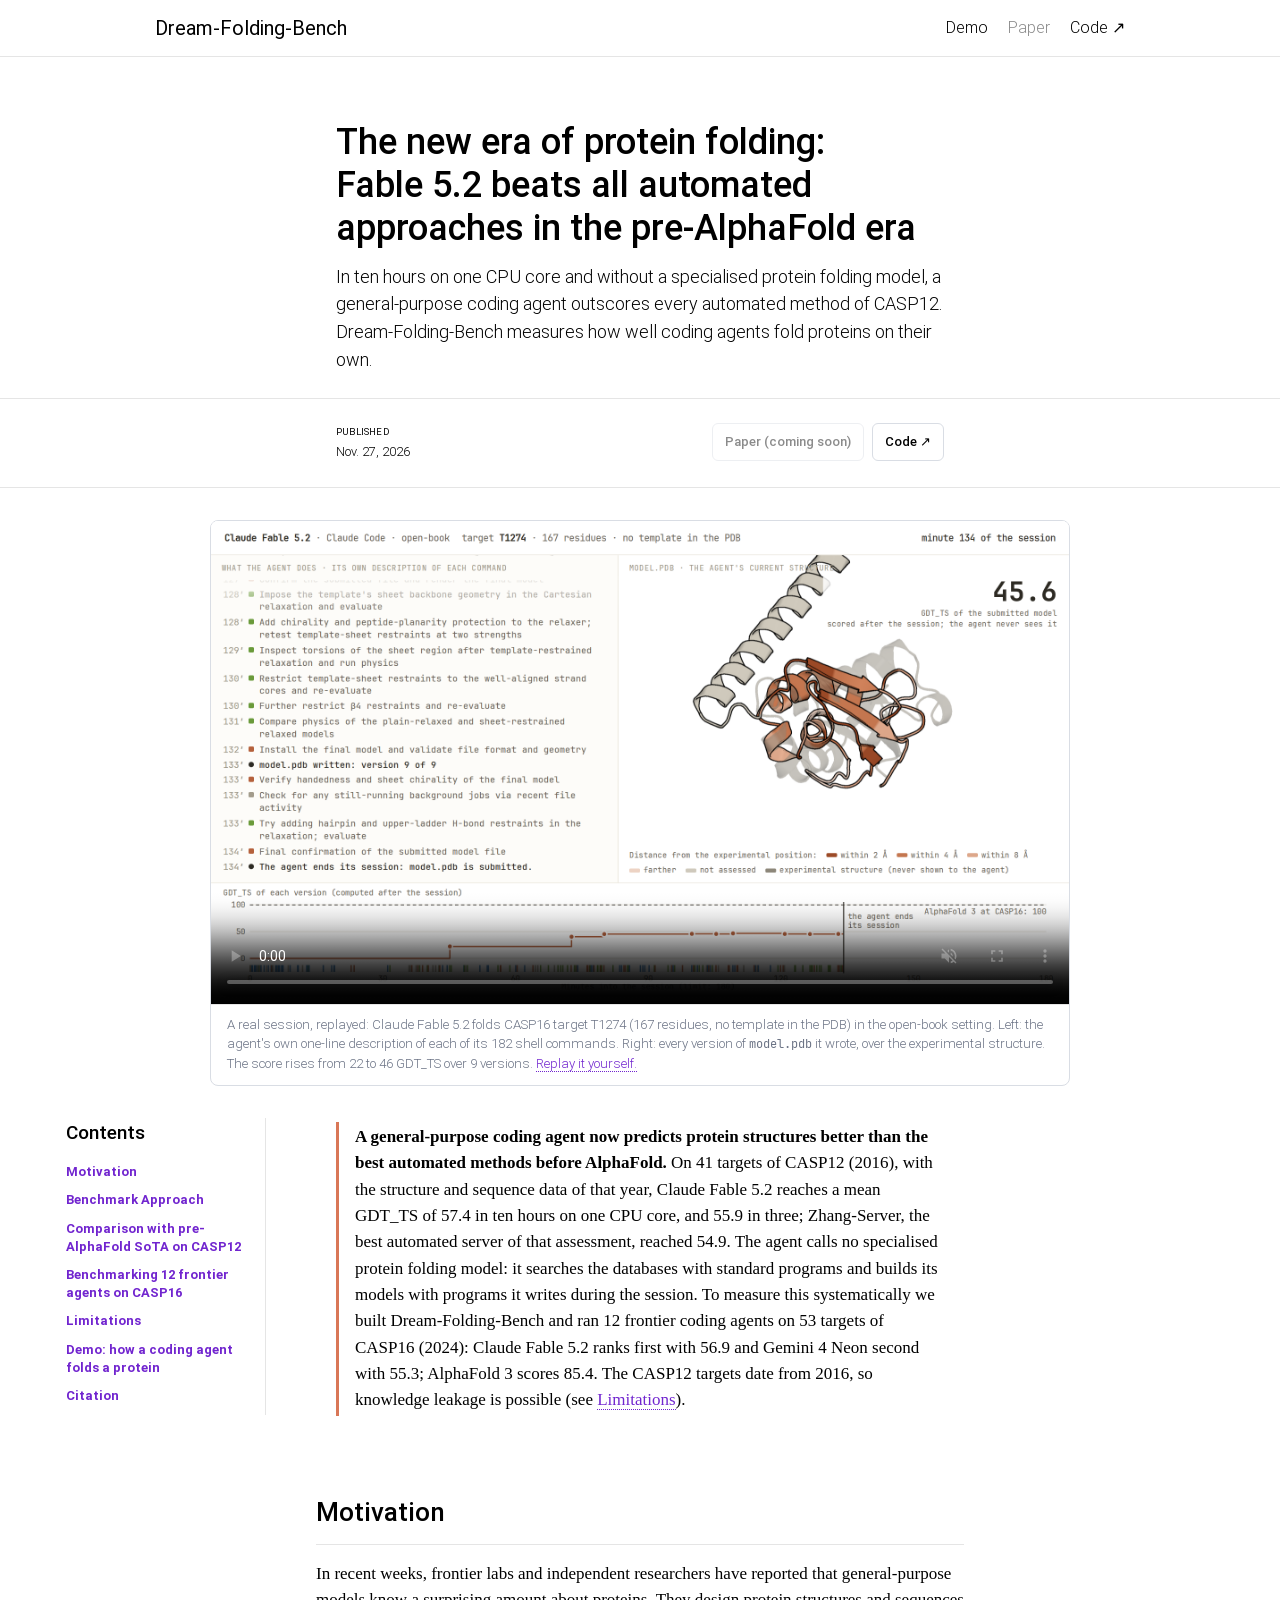
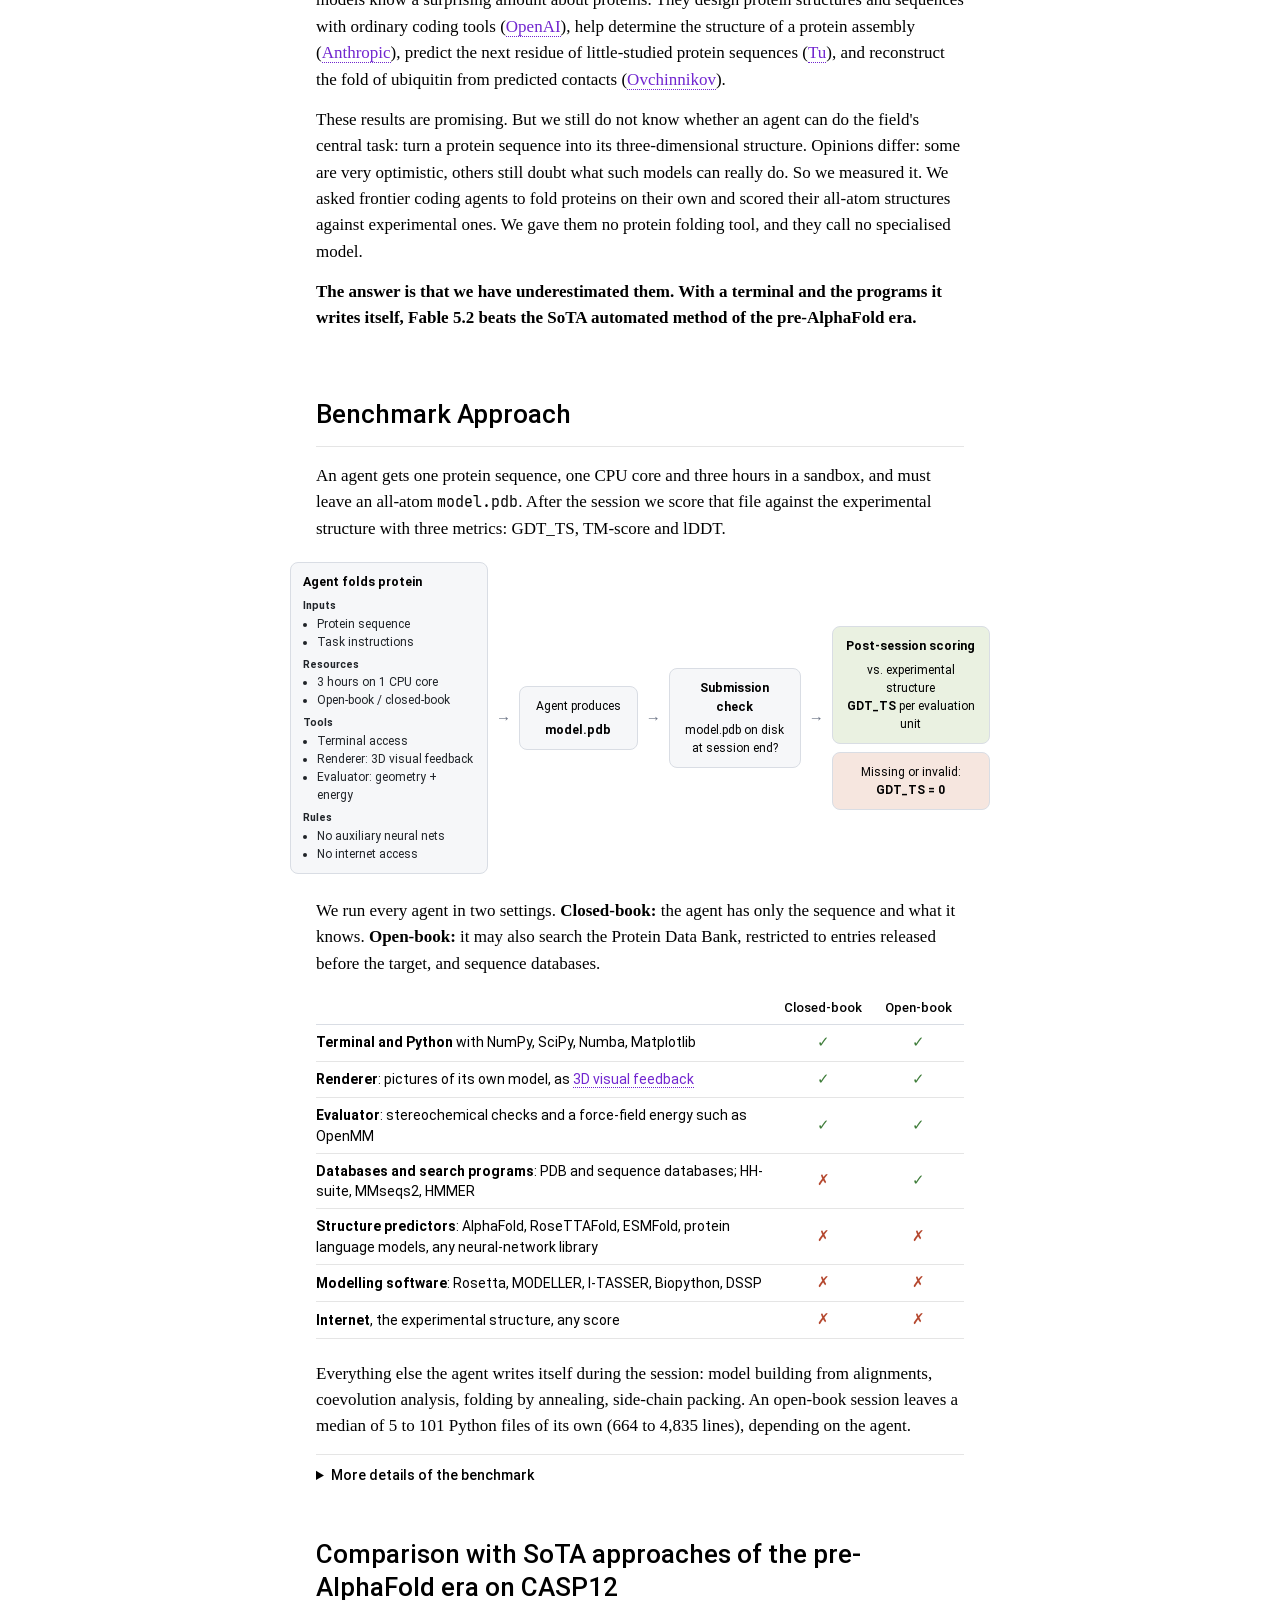
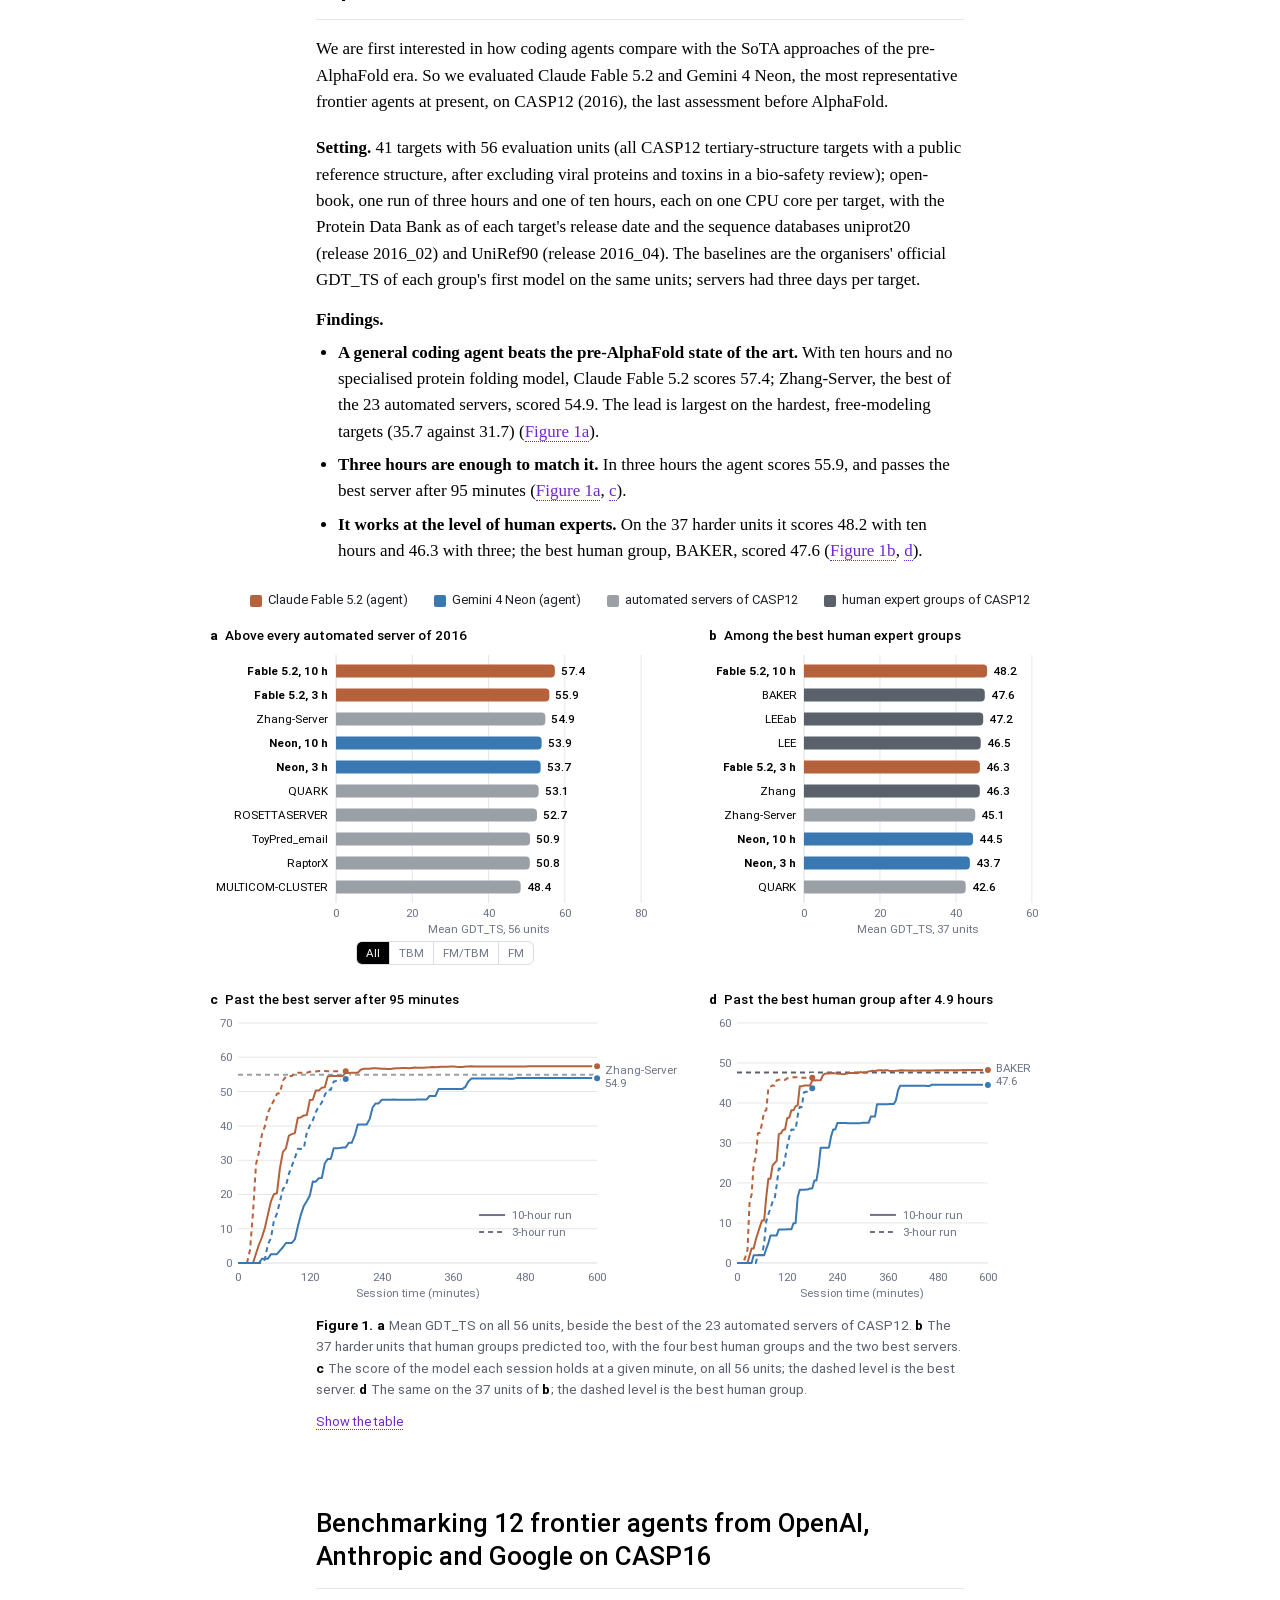
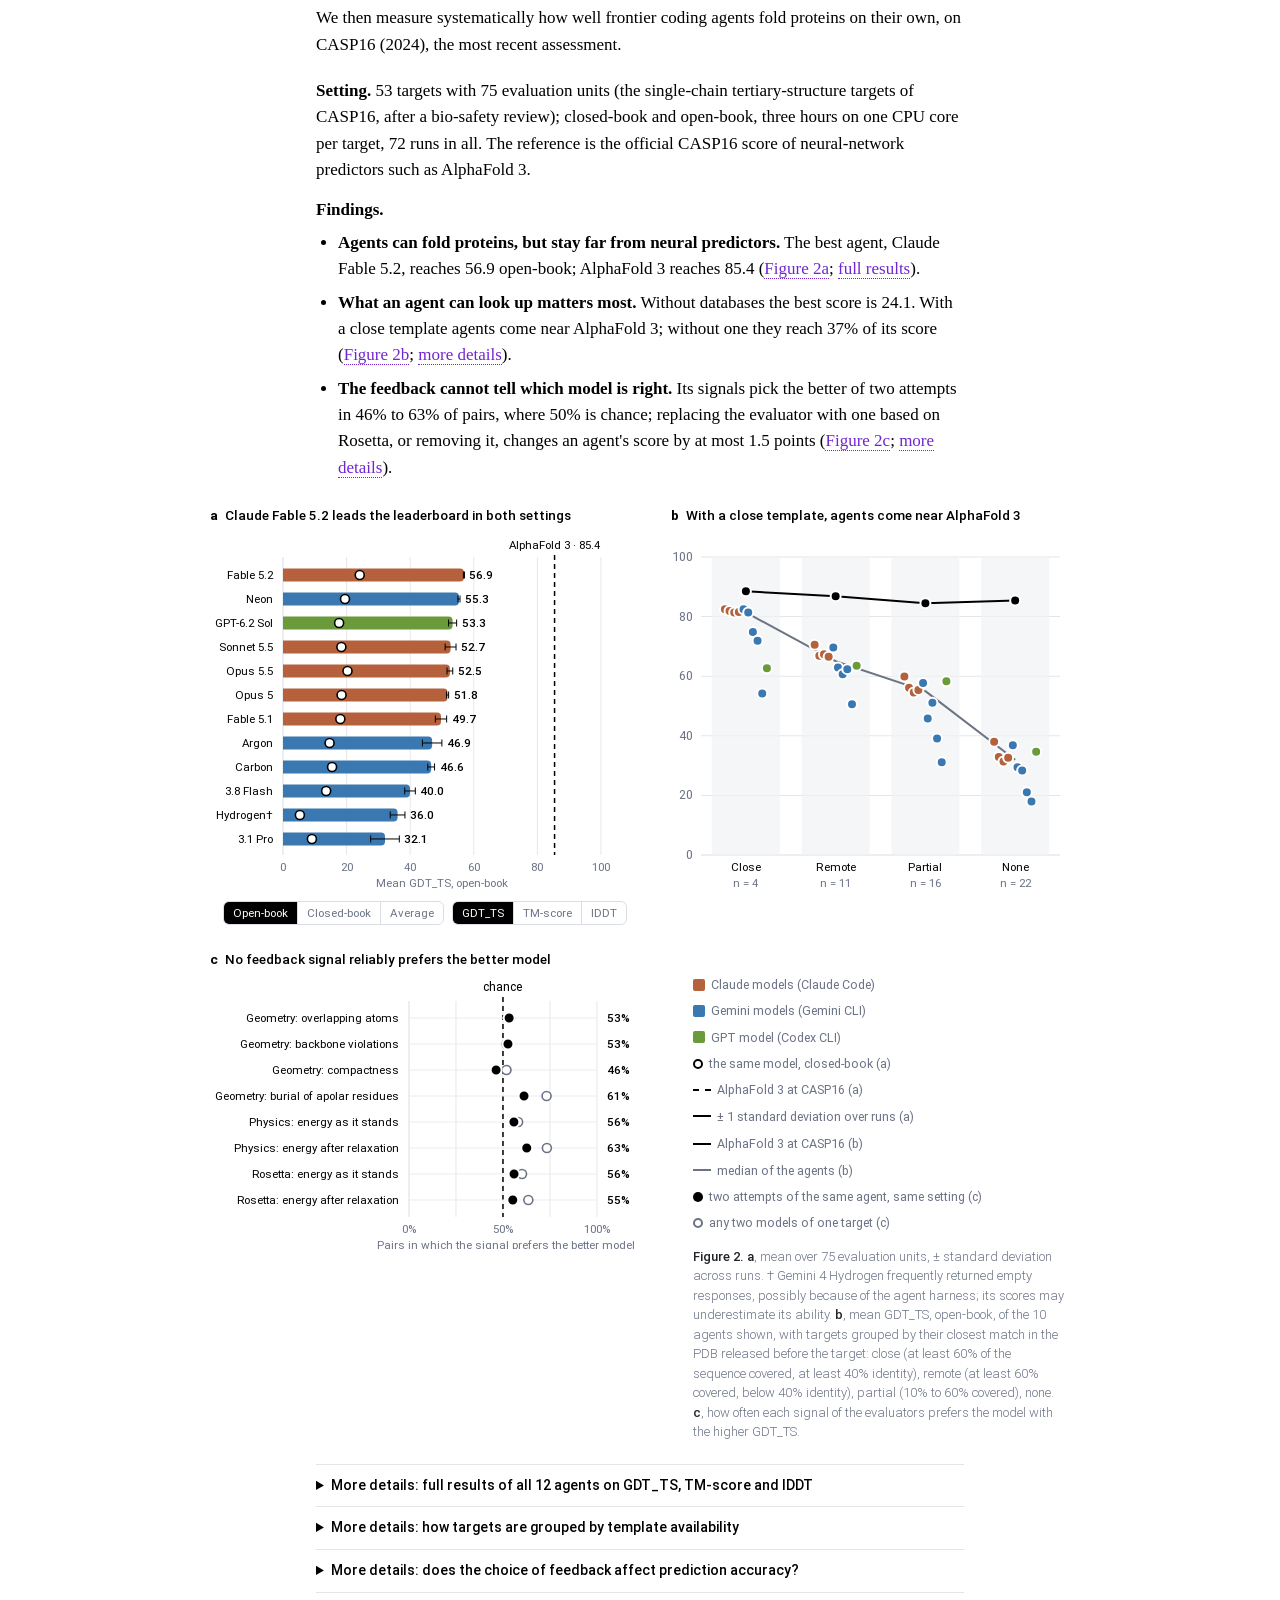
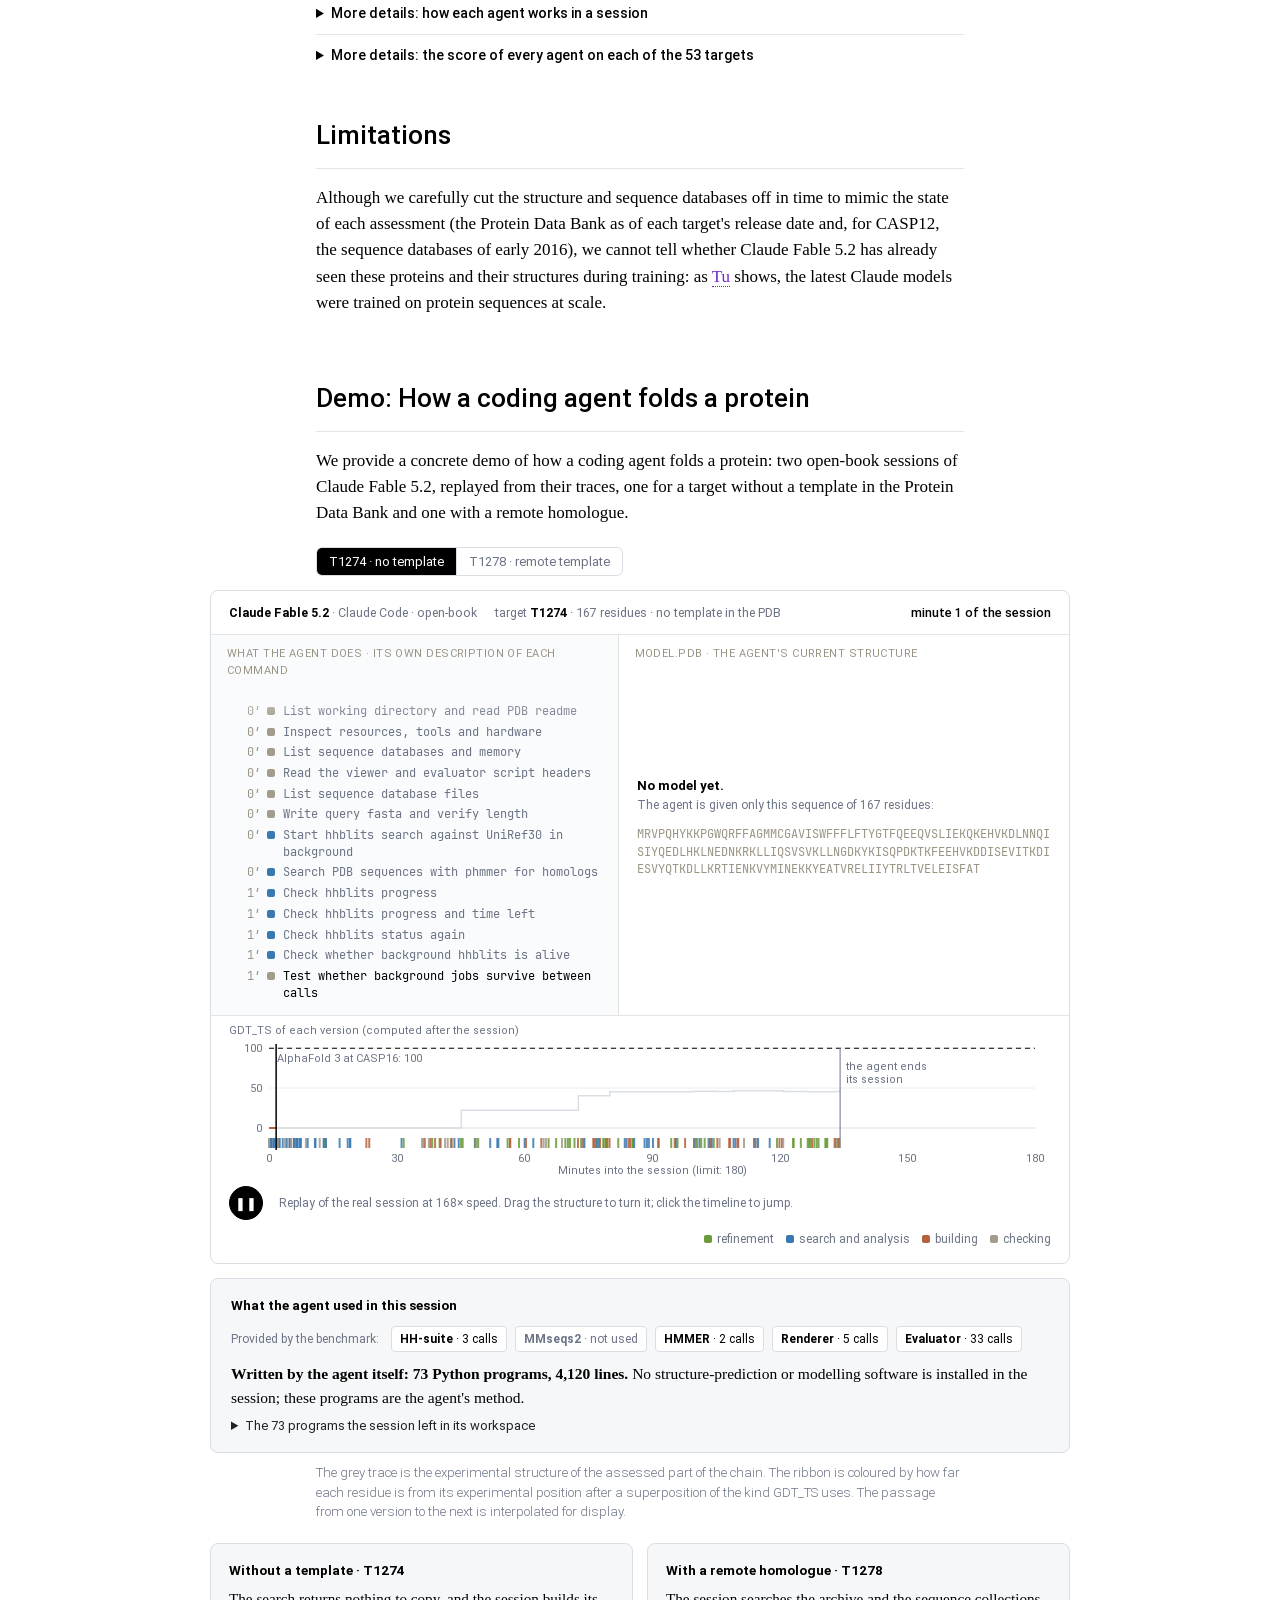
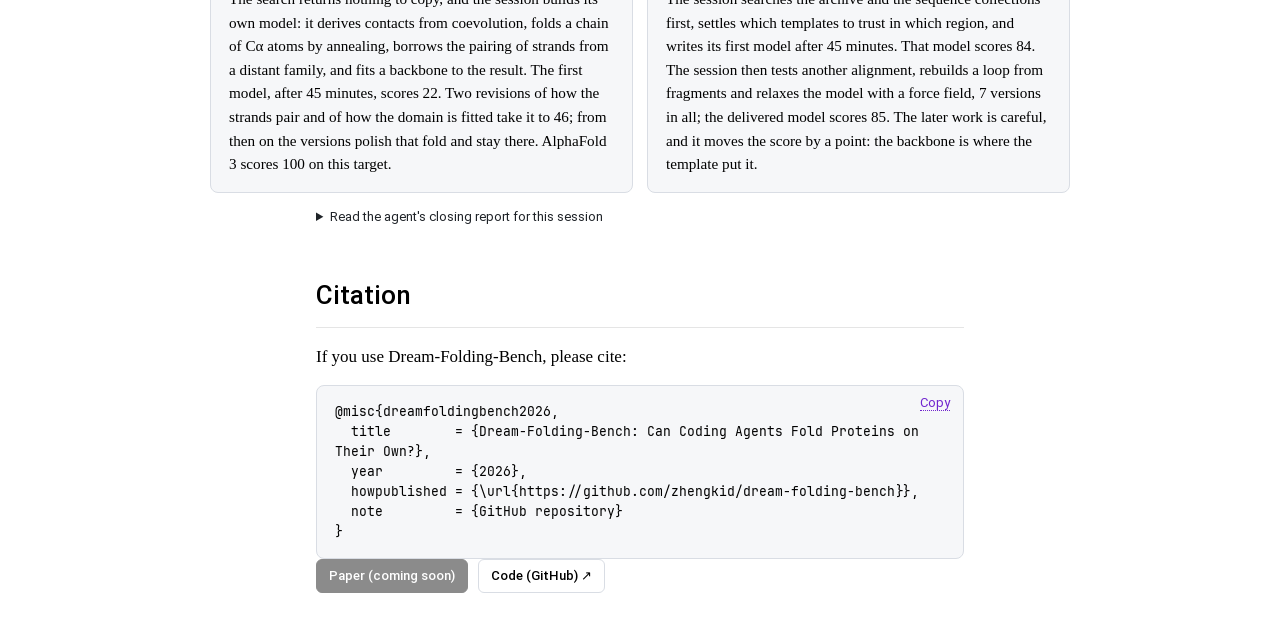
<file: index.html>
<!doctype html>
<!-- Written by website/build_data.py from website/index.template.html: every number in double braces there is computed from
     the scored runs. Do not edit site/index.html by hand; edit the template and run the program again. -->
<html lang="en">
<head>
<meta charset="utf-8">
<meta name="viewport" content="width=device-width, initial-scale=1">
<!-- kept out of search engines until the paper is released: remove this line then -->
<title>The new era of protein folding: Fable 5.2 beats all automated approaches in the pre-AlphaFold era · Dream-Folding-Bench</title>
<meta name="description" content="A benchmark that asks general-purpose coding agents to predict all-atom protein structures for CASP16 targets in three hours, without neural networks.">
<link rel="stylesheet" href="css/style.css?v=50b88226">
</head>
<body>

<header class="top">
  <div class="wrap">
    <a class="brand" href="#top">Dream-Folding-Bench</a>
    <nav>
      <a href="#demo">Demo</a>
      <span class="off" aria-disabled="true" title="The paper will be linked here">Paper</span>
      <a href="https://github.com/zhengkid/dream-folding-bench" target="_blank" rel="noopener">Code ↗</a>
    </nav>
  </div>
</header>

<main id="top">


<div class="title">
  <div class="col">
    <h1>The new era of protein folding:<span class="claimline">Fable 5.2 beats all automated approaches in the pre-AlphaFold era</span></h1>
    <p class="sub">In ten hours on one CPU core and without a specialised protein folding model, a general-purpose coding agent outscores every automated
      method of CASP12. Dream-Folding-Bench measures how well coding agents fold proteins on their own.</p>
  </div>
</div>
<div class="byline">
  <div class="col">
    <div><h3>Published</h3><p>Nov. 27, 2026</p></div>
    <div class="links">
      <span class="btn off" aria-disabled="true" title="The paper will be linked here">Paper (coming soon)</span>
      <a class="btn" href="https://github.com/zhengkid/dream-folding-bench" target="_blank" rel="noopener">Code ↗</a>
    </div>
  </div>
</div>

<div class="hero">
  <div class="wrap">
    <div class="video" id="hero-video">
      <video controls muted loop playsinline preload="metadata" poster="media/replay_T1274_poster.png">
        <source src="media/replay_T1274.mp4?v=0760e5ec" type="video/mp4">
      </video>
      <div class="cap">A real session, replayed: Claude Fable 5.2 folds CASP16 target T1274 (167 residues, no template in the PDB) in the
        open-book setting. Left: the agent's own one-line description of each of its 182 shell commands. Right: every version of
        <span class="mono">model.pdb</span> it wrote, over the experimental structure. The score rises from 22 to
        46 GDT_TS over 9 versions. <a href="#demo">Replay it yourself.</a></div>
    </div>
  </div>
</div>

<div class="article-top">
  <aside class="toc" aria-label="Contents">
    <h3>Contents</h3>
    <a href="#motivation">Motivation</a>
    <a href="#method">Benchmark Approach</a>
    <a href="#casp12">Comparison with pre-AlphaFold SoTA on CASP12</a>
    <a href="#leaderboard">Benchmarking 12 frontier agents on CASP16</a>
    <a href="#limitations">Limitations</a>
    <a href="#demo">Demo: how a coding agent folds a protein</a>
    <a href="#about">Citation</a>
  </aside>
  <div class="col">
    <div class="tldr">
      <p><b>A general-purpose coding agent now predicts protein structures better than the best automated methods before AlphaFold.</b>
        On 41 targets of CASP12 (2016), with the structure and sequence data of that year, Claude Fable 5.2 reaches a mean
        GDT_TS of 57.4 in ten hours on one CPU core, and 55.9 in three; Zhang-Server, the best automated server of that
        assessment, reached 54.9. The agent calls no specialised protein folding model: it searches the databases with standard
        programs and builds its models with programs it writes during the session. To measure this systematically we built Dream-Folding-Bench and ran 12 frontier
        coding agents on 53 targets of CASP16 (2024): Claude Fable 5.2 ranks first with 56.9 and
        Gemini 4 Neon second with 55.3; AlphaFold 3 scores 85.4. The CASP12 targets date from 2016, so
        knowledge leakage is possible (see <a href="#limitations">Limitations</a>).</p>
    </div>
  </div>
</div>

<section id="motivation">
  <div class="wrap">
    <h2>Motivation</h2>
    <p>In recent weeks, frontier labs and independent researchers have reported that general-purpose models know a surprising amount
      about proteins. They design protein structures and sequences with ordinary coding tools
      (<a href="https://x.com/OpenAI/status/2125334383490105601" target="_blank" rel="noopener">OpenAI</a>), help determine the
      structure of a protein assembly (<a href="https://x.com/AnthropicAI/status/2118073665296228863" target="_blank" rel="noopener">Anthropic</a>),
      predict the next residue of little-studied protein sequences
      (<a href="https://x.com/TuXinming/status/2122737418864664618" target="_blank" rel="noopener">Tu</a>), and
      reconstruct the fold of ubiquitin from predicted contacts
      (<a href="https://x.com/sokrypton/status/2122929243260608651" target="_blank" rel="noopener">Ovchinnikov</a>).</p>
    <p>These results are promising. But we still do not know whether an agent can do the field's central task: turn a protein
      sequence into its three-dimensional structure. Opinions differ: some are very optimistic, others still doubt what such models
      can really do. So we measured it. We asked frontier coding agents to fold proteins on their own and scored their all-atom structures against
      experimental ones. We gave them no protein folding tool, and they call no specialised model.</p>
    <p><b>The answer is that we have underestimated them. With a terminal and the programs it writes itself, Fable 5.2 beats the
      SoTA automated method of the pre-AlphaFold era.</b></p>
  </div>
</section>

<section id="method">
  <div class="wrap">
    <h2>Benchmark Approach</h2>
    <p>An agent gets one protein sequence, one CPU core and three hours in a sandbox, and must leave an all-atom
      <span class="mono">model.pdb</span>. After the session we score that file against the experimental structure with three metrics: GDT_TS, TM-score and lDDT.</p>

    <div class="flow">
      <div class="box">
        <h4>Agent folds protein</h4>
        <div class="g">Inputs</div><ul><li>Protein sequence</li><li>Task instructions</li></ul>
        <div class="g">Resources</div><ul><li>3 hours on 1 CPU core</li><li>Open-book / closed-book</li></ul>
        <div class="g">Tools</div><ul><li>Terminal access</li><li>Renderer: 3D visual feedback</li><li>Evaluator: geometry + energy</li></ul>
        <div class="g">Rules</div><ul><li>No auxiliary neural nets</li><li>No internet access</li></ul>
      </div>
      <div class="arrow">→</div>
      <div class="box center"><div>Agent produces</div><h4 style="margin:6px 0 0">model.pdb</h4></div>
      <div class="arrow">→</div>
      <div class="box center"><h4>Submission check</h4><div>model.pdb on disk<br>at session end?</div></div>
      <div class="arrow">→</div>
      <div>
        <div class="box out center"><h4>Post-session scoring</h4><div>vs. experimental structure<br><b>GDT_TS</b> per evaluation unit</div></div>
        <div class="box zero center">Missing or invalid: <b>GDT_TS = 0</b></div>
      </div>
    </div>

    <p>We run every agent in two settings. <b>Closed-book:</b> the agent has only the sequence and what it knows.
      <b>Open-book:</b> it may also search the Protein Data Bank, restricted to entries released before the target, and sequence
      databases.</p>
    <table class="rules">
      <thead><tr><th class="l"></th><th>Closed-book</th><th>Open-book</th></tr></thead>
      <tbody>
        <tr><td class="l"><b>Terminal and Python</b> with NumPy, SciPy, Numba, Matplotlib</td><td class="y">✓</td><td class="y">✓</td></tr>
        <tr><td class="l"><b>Renderer</b>: pictures of its own model, as <a href="#visual-feedback">3D visual feedback</a></td><td class="y">✓</td><td class="y">✓</td></tr>
        <tr><td class="l"><b>Evaluator</b>: stereochemical checks and a force-field energy such as OpenMM</td><td class="y">✓</td><td class="y">✓</td></tr>
        <tr><td class="l"><b>Databases and search programs</b>: PDB and sequence databases; HH-suite, MMseqs2, HMMER</td><td class="n">✗</td><td class="y">✓</td></tr>
        <tr class="sep"><td class="l"><b>Structure predictors</b>: AlphaFold, RoseTTAFold, ESMFold, protein language models, any neural-network library</td><td class="n">✗</td><td class="n">✗</td></tr>
        <tr><td class="l"><b>Modelling software</b>: Rosetta, MODELLER, I-TASSER, Biopython, DSSP</td><td class="n">✗</td><td class="n">✗</td></tr>
        <tr><td class="l"><b>Internet</b>, the experimental structure, any score</td><td class="n">✗</td><td class="n">✗</td></tr>
      </tbody>
    </table>
    <p>Everything else the agent writes itself during the session: model building from alignments, coevolution analysis, folding by
      annealing, side-chain packing. An open-book session leaves a median of 5 to 101 Python files of
      its own (664 to 4,835 lines), depending on the agent.</p>
    <details class="more" id="benchmark"><summary>More details of the benchmark</summary>
    <div class="text"><p>Dream-Folding-Bench evaluates general-purpose coding agents on protein structure prediction. A shared evaluation framework
      enforces the resource limits, records the execution traces, and scores the predicted structures against experimentally determined
      references.</p></div>

    <div class="grid3">
      <div class="cell"><h4>Task and targets</h4>
        <p>We identified 60 CASP16 (2024) targets that fit the task of predicting the tertiary structure of a single protein chain, and
          excluded seven after a bio-safety review. The remaining 53 targets cover 75 official CASP16 evaluation units. The agent
          must submit one chain with all heavy atoms for every residue of the sequence.</p></div>
      <div class="cell"><h4>Tools and feedback</h4>
        <p><b>3D visual feedback:</b> a renderer draws any candidate structure from several viewpoints as an image the agent can look at
          (below). <b>Evaluator:</b> stereochemical checks and an energy computed with OpenMM (Amber ff14SB, GBn2 implicit solvent);
          we also evaluate feedback from the Rosetta ref2015 energy function. <b>Open-book data:</b> the pre-release Protein Data
          Bank and the sequence databases UniRef30, BFD and MGnify.</p></div>
      <div class="cell"><h4>Post-session scoring</h4>
        <p>After the session, the final <span class="mono">model.pdb</span> is compared with the experimental structure. Scoring follows the
          official CASP16 evaluation units; separately assessed domains of one submission are scored independently. GDT_TS is the primary
          metric; we also report TM-score and lDDT.</p></div>
      <div class="cell"><h4>Session isolation</h4>
        <p>Each session runs in its own sandbox. The agent can call the language model, but has no access to the internet or to
          provider-side tools. Reference structures, scoring code, scores and the files of other sessions stay outside the sandbox.</p></div>
      <div class="cell"><h4>Agents</h4>
        <p>12 models in three agent harnesses: Claude Code (Claude Fable 5.2, Fable 5.1, Opus 5.5, Opus 5, Sonnet 5.5), Gemini CLI
          (Gemini 4 Neon, Argon, Carbon, Hydrogen; Gemini 3.8 Flash, 3.1 Pro) and Codex CLI (GPT-6.2 Sol).</p></div>
      <div class="cell"><h4>Runs and reporting</h4>
        <p>A run is one session per target under one agent, database setting and evaluator: 53 sessions. The main results rest on
          72 runs (3,816 sessions). A run's score is the mean over the 75 units; we report the mean across runs.
          A session that ends because of a server or infrastructure error is rerun once.</p></div>
    </div>

    <div class="visual" id="visual-feedback">
      <div class="vtext">
        <h3>3D visual feedback: the agent can look at its structure</h3>
        <p>A coding agent works in a terminal, but a protein structure is a three-dimensional object. Every session therefore has a
          renderer: <span class="mono">view/view.py FILE.pdb</span> draws a candidate structure from the front, the top and the side,
          together with its contact map, saves the picture as an image file the agent can open and look at, and prints a text summary.
          The agent decides when to look. 10 of the 12 agents call the renderer in at least 85% of
          their open-book sessions.</p>
      </div>
      <figure>
        <img src="media/renderer_T1274.png?v=8e4a1594" alt="The renderer's picture of a model: the chain from the front, the top and the side, and its contact map" loading="lazy">
        <figcaption>What the agent sees: a picture the renderer drew, and the agent opened, at minute 104 of the replayed T1274 session
          (one domain of a candidate model; the file the session saved as <span class="mono">work/runs/m9_dom.png</span>). Blue is the first residue, red the last; helices are drawn thick, strands medium.</figcaption>
      </figure>
    </div>

    <details><summary>The full task text every open-book session receives</summary>
      <pre class="task" id="task-text"></pre>
      <p class="note" id="task-closed"></p>
    </details>
    </details>
  </div>
</section>

<section id="casp12">
  <div class="wrap">
    <h2>Comparison with SoTA approaches of the pre-AlphaFold era on CASP12</h2>
    <p class="intro">We are first interested in how coding agents compare with the SoTA approaches of the pre-AlphaFold era. So we
      evaluated Claude Fable 5.2 and Gemini 4 Neon, the most representative frontier agents at present, on CASP12 (2016), the last
      assessment before AlphaFold.</p>
    <p><b>Setting.</b> 41 targets with 56 evaluation units (all CASP12 tertiary-structure targets with
      a public reference structure, after excluding viral proteins and toxins in a bio-safety review); open-book, one run of three hours and one of ten hours, each on one CPU core per target, with the Protein Data Bank as of each target's release date and the sequence databases uniprot20 (release 2016_02) and UniRef90 (release 2016_04). The baselines
      are the organisers' official GDT_TS of each group's first model on the same units; servers had three days per target.</p>
    <p class="lead-in"><b>Findings.</b></p>
    <ul class="points">
      <li><b>A general coding agent beats the pre-AlphaFold state of the art.</b> With ten hours and no specialised protein folding
        model, Claude Fable 5.2 scores 57.4; Zhang-Server, the best of the 23 automated servers, scored
        54.9. The lead is largest on the hardest, free-modeling targets (35.7 against
        31.7) (<a href="#c12-a">Figure 1a</a>).</li>
      <li><b>Three hours are enough to match it.</b> In three hours the agent scores 55.9, and passes the best server
        after 95 minutes (<a href="#c12-a">Figure 1a</a>, <a href="#c12-c">c</a>).</li>
      <li><b>It works at the level of human experts.</b> On the 37 harder units it scores 48.2 with ten
        hours and 46.3 with three; the best human group, BAKER, scored 47.6 (<a href="#c12-b">Figure 1b</a>, <a href="#c12-d">d</a>).</li>
    </ul>
    <figure class="fig3">
      <div class="legend keyrow" id="c12-legend"></div>
      <div class="panels3">
        <div class="p" id="c12-a">
          <h4><span>a</span>Above every automated server of 2016</h4>
          <div class="chart" id="c12-chart"></div>
          <div class="controls"><span class="seg" id="c12-class">
            <button data-v="all" aria-pressed="true">All</button><button data-v="TBM" aria-pressed="false">TBM</button><button data-v="FM/TBM" aria-pressed="false">FM/TBM</button><button data-v="FM" aria-pressed="false">FM</button></span></div>
        </div>
        <div class="p" id="c12-b">
          <h4><span>b</span>Among the best human expert groups</h4>
          <div class="chart" id="c12-humans"></div>
        </div>
        <div class="p" id="c12-c">
          <h4><span>c</span>Past the best server after 95 minutes</h4>
          <div class="chart" id="c12-time"></div>
        </div>
        <div class="p" id="c12-d">
          <h4><span>d</span>Past the best human group after 4.9 hours</h4>
          <div class="chart" id="c12-time-both"></div>
        </div>
      </div>
      <figcaption class="cap"><b>Figure 1.</b> <b>a</b> Mean GDT_TS on all 56 units, beside the best of the 23 automated servers
        of CASP12. <b>b</b> The 37 harder units that human groups predicted too, with the four best human groups and the
        two best servers. <b>c</b> The score of
        the model each session holds at a given minute, on all 56 units; the dashed level is the best server. <b>d</b> The
        same on the 37 units of <b>b</b>; the dashed level is the best human group.</figcaption>
      <div class="figlinks"><button class="linkbtn" id="c12-toggle">Show the table</button></div>
      <div class="tablewrap hidden" id="c12-table"></div>
    </figure>
  </div>
</section>

<section id="leaderboard">
  <div class="wrap">
    <h2>Benchmarking 12 frontier agents from OpenAI, Anthropic and Google on CASP16</h2>
    <p class="intro">We then measure systematically how well frontier coding agents fold proteins on their own, on CASP16 (2024),
      the most recent assessment.</p>
    <p><b>Setting.</b> 53 targets with 75 evaluation units (the single-chain tertiary-structure targets of CASP16,
      after a bio-safety review); closed-book and open-book, three hours on one CPU core per target, 72 runs in all. The
      reference is the official CASP16 score of neural-network predictors such as AlphaFold 3.</p>
    <p class="lead-in"><b>Findings.</b></p>
    <ul class="points">
      <li><b>Agents can fold proteins, but stay far from neural predictors.</b> The best agent, Claude Fable 5.2, reaches
        56.9 open-book; AlphaFold 3 reaches 85.4 (<a href="#c16-a">Figure 2a</a>; <a href="#more-leaderboard">full results</a>).</li>
      <li><b>What an agent can look up matters most.</b> Without databases the best score is 24.1. With a close template
        agents come near AlphaFold 3; without one they reach 37% of its score (<a href="#c16-b">Figure 2b</a>; <a href="#more-template">more details</a>).</li>
      <li><b>The feedback cannot tell which model is right.</b> Its signals pick the better of two attempts in
        46% to 63% of pairs, where 50% is chance; replacing the evaluator with one based on
        Rosetta, or removing it, changes an agent's score by at most 1.5 points (<a href="#c16-c">Figure 2c</a>; <a href="#more-feedback">more details</a>).</li>
    </ul>
    <figure class="fig3 fig4" id="results">
      <div class="panels3 even">
        <div class="p" id="c16-a">
          <h4><span>a</span>Claude Fable 5.2 leads the leaderboard in both settings</h4>
          <div class="chart" id="lb-chart"></div>
          <div class="controls">
            <span class="seg" id="lb-setting">
              <button data-v="open" aria-pressed="true">Open-book</button><button data-v="closed" aria-pressed="false">Closed-book</button><button data-v="average" aria-pressed="false">Average</button></span>
            <span class="seg" id="lb-metric">
              <button data-v="gdt_ts" aria-pressed="true">GDT_TS</button><button data-v="tm" aria-pressed="false">TM-score</button><button data-v="lddt" aria-pressed="false">lDDT</button></span>
          </div>
        </div>
        <div class="p" id="c16-b">
          <h4><span>b</span>With a close template, agents come near AlphaFold 3</h4>
          <div class="chart" id="tpl-chart"></div>
        </div>
        <div class="p" id="c16-c">
          <h4><span>c</span>No feedback signal reliably prefers the better model</h4>
          <div class="chart" id="sig-chart"></div>
        </div>
        <div class="p key">
          <div class="legend" id="lb-legend"></div>
          <div class="legend" id="c16-legend"></div>
          <div class="cap"><b>Figure 2.</b> <b>a</b>, mean over 75 evaluation units, ± standard deviation across runs. † Gemini 4 Hydrogen
            frequently returned empty responses, possibly because of the agent harness; its scores may underestimate its ability.
            <b>b</b>, mean GDT_TS, open-book, of the 10 agents shown, with targets grouped by their closest match in the PDB
            released before the target: close (at least 60% of the sequence covered, at least 40% identity), remote (at least 60%
            covered, below 40% identity), partial (10% to 60% covered), none. <b>c</b>, how often each signal of the evaluators
            prefers the model with the higher GDT_TS.</div>
        </div>
      </div>
    </figure>

    <details class="more" id="more-leaderboard"><summary>More details: full results of all 12 agents on GDT_TS, TM-score and lDDT</summary>
      <div class="tablewrap" id="lb-table"></div>
    <p class="note">Mean ± standard deviation across completed runs; in the table, the superscript is the number of runs. Rows are ordered by
      open-book GDT_TS. Average: the mean of the closed-book and the open-book GDT_TS. All agents use the geometry + physics evaluator.
      AlphaFold 3, Yang-Server and ColabFold are neural-network predictors of CASP16, with their published scores on the units they
      submitted (AlphaFold 3: 73 of 75; ColabFold: 60).</p>
    </details>
    <details class="more" id="more-template"><summary>More details: how targets are grouped by template availability</summary>
      <div class="text">
        <p>We group the 53 targets by their closest sequence match among the PDB chains released before the target (MMseqs2,
          sensitivity 7.5, E-value ≤ 0.001; the best hit maximises identity × coverage). A target's score is the mean over its evaluation
          units, and a type's score the unweighted mean over its targets.</p>
      </div>
      <div class="classes">
        <div class="c"><b>Close template</b>A known structure covers at least 60% of the sequence with at least 40% identity.<span>4 targets</span></div>
        <div class="c"><b>Remote template</b>A known structure covers at least 60% of the sequence with less than 40% identity.<span>11 targets</span></div>
        <div class="c"><b>Partial template</b>The closest known structure covers 10% to 60% of the sequence, typically one domain of several.<span>16 targets</span></div>
        <div class="c"><b>No template</b>No match is found, or the best match covers less than 10% of the sequence.<span>22 targets</span></div>
      </div>
    </details>
    <details class="more" id="more-feedback"><summary>More details: does the choice of feedback affect prediction accuracy?</summary>
      <div class="text">
        <p>We also investigate the effect of the evaluator on prediction accuracy: 4 agents run with an evaluator based
          on the Rosetta energy function in place of geometry + physics (in these runs the PyRosetta library is present and the agent
          may import it), and 2 agents run with no evaluator at all (3 open-book runs each).</p>
      </div>
      <div class="tablewrap" id="fb-table"></div>
      <p class="note" id="fb-note">Mean GDT_TS ± standard deviation across runs; superscript: number of runs. Difference: against geometry + physics.</p>
      <div class="text">
        <p><a href="#c16-c">Figure 2c</a> shows how often each signal prefers the better of two attempts by the same agent
          (attempts at least 5 GDT_TS apart).</p>
      </div>
    </details>
    <details class="more" id="more-sessions"><summary>More details: how each agent works in a session</summary>
      <div class="text">
        <p>For each agent in the open-book setting, we measure how many minutes it takes to write its first model, how many versions
          of the model it writes, which search programs it uses, and how often it asks the evaluator and the renderer for feedback, as
          shown below.</p>
      </div>
      <div class="tablewrap" id="beh-table"></div>
      <p class="note">Open-book sessions. Minutes, versions and evaluator calls are medians over the sessions that deliver a model. For the
        search programs and the renderer, the number is the percentage of sessions that use them at least once.</p>
    </details>
    <details class="more" id="targets"><summary>More details: the score of every agent on each of the 53 targets</summary>
      <div class="text">
        <p>We provide the mean GDT_TS of every agent on every target (the mean over the target's evaluation units and over the runs),
          grouped by template availability, beside AlphaFold 3 at CASP16. Darker is higher.</p>
      </div>
      <div class="controls">
        <span class="ctl-label">Setting</span><span class="seg" id="tg-setting">
          <button data-v="open" aria-pressed="true">Open-book</button><button data-v="closed" aria-pressed="false">Closed-book</button></span>
      </div>
      <div class="tablewrap" id="tg-table"></div>
      <p class="note">Hover over a target for its best match in the pre-release PDB.</p>
    </details>
  </div>
</section>

<section id="limitations">
  <div class="wrap">
    <h2>Limitations</h2>
    <p>Although we carefully cut the structure and sequence databases off in time to mimic the state of each assessment (the
      Protein Data Bank as of each target's release date and, for CASP12, the sequence databases of early 2016), we cannot tell
      whether Claude Fable 5.2 has already seen these proteins and their structures during training: as
      <a href="https://xinmingtu.cn/blog/2026/claude-opus-5-5-protein-sequences/" target="_blank" rel="noopener">Tu</a> shows, the
      latest Claude models were trained on protein sequences at scale.</p>
  </div>
</section>

<section id="demo">
  <div class="wrap">
    <h2>Demo: How a coding agent folds a protein</h2>
    <p class="intro">We provide a concrete demo of how a coding agent folds a protein: two open-book sessions of Claude Fable 5.2,
      replayed from their traces, one for a target without a template in the Protein Data Bank and one with a remote homologue.</p>
    <div class="controls">
      <span class="seg" id="demo-target">
        <button data-v="T1274" aria-pressed="true">T1274 · no template</button><button data-v="T1278" aria-pressed="false">T1278 · remote template</button></span>
    </div>
    <div id="demo-replay"></div>
    <div class="used" id="demo-used"></div>
    <p class="note">The grey trace is the experimental structure of the assessed part of the chain. The ribbon is coloured by how far each residue is from its
      experimental position after a superposition of the kind GDT_TS uses. The passage from one version to the next is interpolated for display.</p>
    <div class="grid2" style="margin-top:22px">
      <div class="cell">
        <h4>Without a template · T1274</h4>
        <p>The search returns nothing to copy, and the session builds its own model: it derives contacts from coevolution, folds a chain of
          Cα atoms by annealing, borrows the pairing of strands from a distant family, and fits a backbone to the result. The first model,
          after 45 minutes, scores 22. Two revisions of how the strands pair and of how the domain is fitted
          take it to 46; from then on the versions polish that fold and stay there. AlphaFold 3 scores 100 on this target.</p>
      </div>
      <div class="cell">
        <h4>With a remote homologue · T1278</h4>
        <p>The session searches the archive and the sequence collections first, settles which templates to trust in which region, and writes
          its first model after 45 minutes. That model scores 84. The session then tests another alignment,
          rebuilds a loop from fragments and relaxes the model with a force field, 7 versions in all; the delivered model
          scores 85. The later work is careful, and it moves the score by a point: the backbone is where the template put it.</p>
      </div>
    </div>
    <details class="report" id="demo-report"><summary>Read the agent's closing report for this session</summary><pre></pre></details>
  </div>
</section>

<section id="about">
  <div class="wrap">
    <h2 id="citation">Citation</h2>
    <p>If you use Dream-Folding-Bench, please cite:</p>
    <div class="cite">
      <button class="linkbtn" id="cite-copy" type="button">Copy</button>
<pre id="cite-text">@misc{dreamfoldingbench2026,
  title        = {Dream-Folding-Bench: Can Coding Agents Fold Proteins on Their Own?},
  year         = {2026},
  howpublished = {\url{https://github.com/zhengkid/dream-folding-bench}},
  note         = {GitHub repository}
}</pre>
    </div>
    <div class="buttons"><span class="btn primary off" aria-disabled="true" title="The paper will be linked here">Paper (coming soon)</span>
      <a class="btn" href="https://github.com/zhengkid/dream-folding-bench" target="_blank" rel="noopener">Code (GitHub) ↗</a></div>
  </div>
</section>

</main>
<script src="data/data.js?v=4fabc2ed"></script>
<script src="data/replay_T1274.js?v=2b7e1afa"></script>
<script src="data/replay_T1278.js?v=f49070e7"></script>
<script src="js/charts.js?v=48e9558b"></script>
<script src="js/replay.js?v=87c96459"></script>
<script src="js/app.js?v=7eabe4e6"></script>
</body>
</html>
</file>
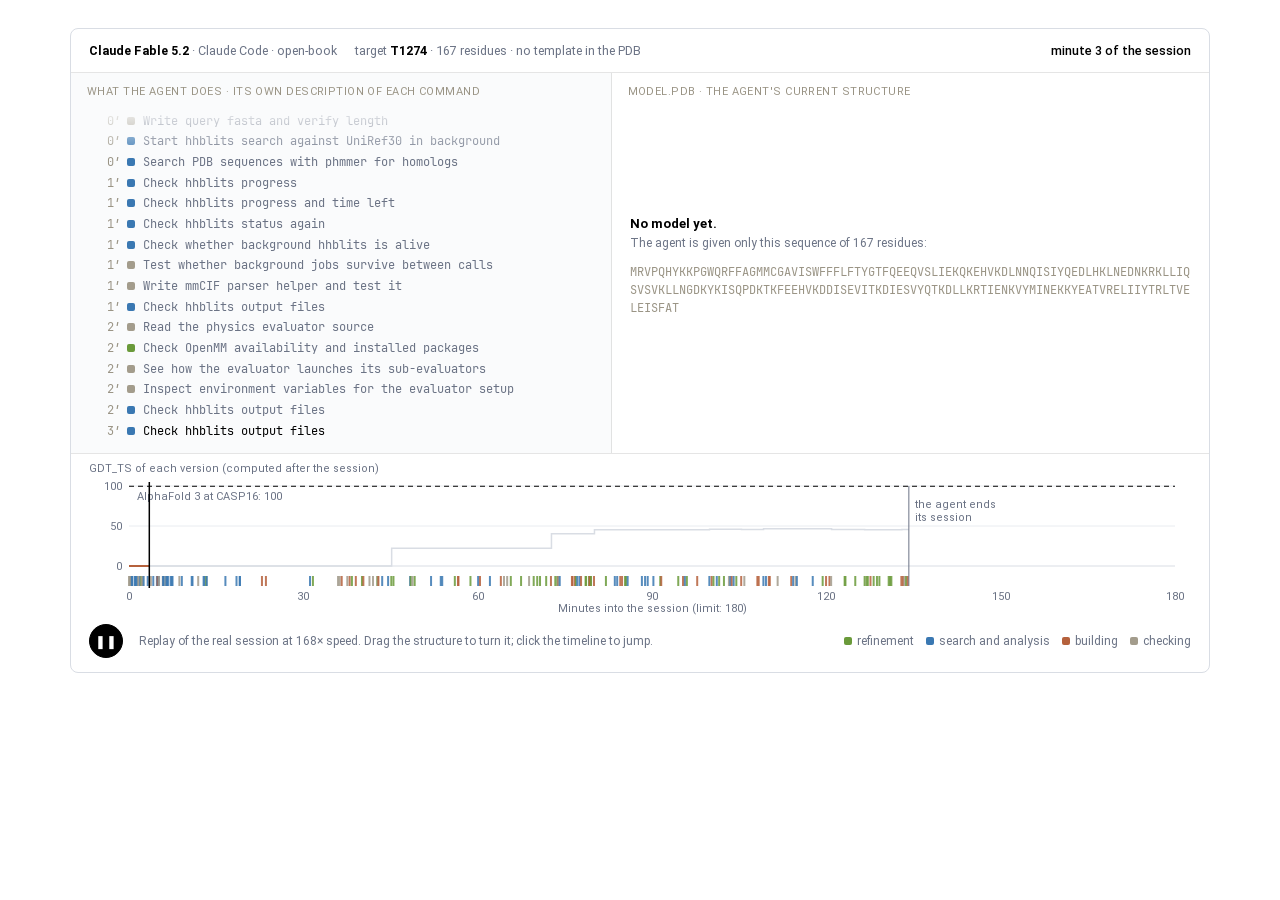
<file: replay.html>
<!doctype html>
<html lang="en">
<head>
<meta charset="utf-8">
<meta name="viewport" content="width=device-width, initial-scale=1">
<meta name="robots" content="noindex">
<title>Dream-Folding-Bench · replay of a session</title>
<link rel="stylesheet" href="css/style.css?v=50b88226">
<style>
  body.capture { width: 1280px; height: 720px; overflow: hidden; background: #fff; }
  body.capture .replay .log, body.capture .replay .view { height: 488px; }
  body.capture .replay .bar { font-size: 14px; padding: 14px 20px; }
  body.capture .replay .log .ln { font-size: 13px; }
  body.capture .replay .log .head, body.capture .replay .view .head { font-size: 11.5px; }
  body.capture .replay .view .badge .big { font-size: 40px; }
  body.capture .replay .view .badge .small, body.capture .replay .view .key { font-size: 11.5px; }
  body.capture .replay .timeline text { font-size: 12px; }
  .page { max-width: 1180px; margin: 28px auto; padding: 0 20px; }
</style>
</head>
<body>
<div class="page" id="page"><div id="replay"></div></div>
<script>
  (function () {
    var q = new URLSearchParams(location.search), t = q.get("t") || "T1274", capture = q.get("capture") === "1";
    if (capture) { document.body.className = "capture"; var p = document.getElementById("page"); p.style.margin = "0"; p.style.padding = "0"; p.style.maxWidth = "none"; }
    var s = document.createElement("script");
    s.src = "data/replay_" + t.replace(/[^A-Za-z0-9]/g, "") + ".js";
    s.onload = function () { var r = document.createElement("script"); r.src = "js/replay.js"; r.onload = function () {
      window.__replay = window.DFBReplayView(document.getElementById("replay"), window.DFB_REPLAY[t], { capture: capture, frames: q.get("frames") });
      if (!capture && q.get("play") !== "0") window.__replay.play();
    }; document.body.appendChild(r); };
    document.body.appendChild(s);
  })();
</script>
</body>
</html>
</file>
<file: css/style.css>
/* Dream-Folding-Bench project page. The look follows the paper's figures: one monospaced face for labels and numbers
   (JetBrains Mono), warm greys for everything that is not data, one colour per agent harness. Light theme only. */
@font-face { font-family: Roboto; src: url("../fonts/Roboto-Light.ttf") format("truetype"); font-weight: 300; font-display: swap; }
@font-face { font-family: Roboto; src: url("../fonts/Roboto-Regular.ttf") format("truetype"); font-weight: 400; font-display: swap; }
@font-face { font-family: Roboto; src: url("../fonts/Roboto-Medium.ttf") format("truetype"); font-weight: 500 600; font-display: swap; }
@font-face { font-family: Roboto; src: url("../fonts/Roboto-Bold.ttf") format("truetype"); font-weight: 700; font-display: swap; }
@font-face { font-family: "JetBrains Mono"; src: url("../fonts/JetBrainsMono-Regular.ttf") format("truetype"); font-weight: 400; font-display: swap; }
@font-face { font-family: "JetBrains Mono"; src: url("../fonts/JetBrainsMono-Medium.ttf") format("truetype"); font-weight: 500; font-display: swap; }
@font-face { font-family: "JetBrains Mono"; src: url("../fonts/JetBrainsMono-Bold.ttf") format("truetype"); font-weight: 700; font-display: swap; }

:root {
  color-scheme: light;
  --bg: #FFFFFF; --panel: #F6F7F9; --panel-2: #ECEEF2; --ink: #000000; --ink-2: #1F2328; --muted: #6B7385; --rule: #D9DDE4; --rule-soft: rgba(0, 0, 0, 0.1);
  --claude: #B5613C; --gemini: #3A78B2; --gpt: #6A9A3A; --ref: #000000; --link: #7125CF; --lede: #D97757;
  --mono: "JetBrains Mono", ui-monospace, SFMono-Regular, Menlo, Consolas, monospace;
  --sans: Roboto, -apple-system, "Segoe UI", "Helvetica Neue", Arial, sans-serif;
  --serif: "Source Serif 4", Charter, "Bitstream Charter", Georgia, serif;
  --max: 860px; --col: 648px;
}
* { box-sizing: border-box; }
html { scroll-behavior: smooth; scroll-padding-top: 64px; }
body { margin: 0; background: var(--bg); color: var(--ink); font-family: var(--serif); font-size: 17px; line-height: 1.6; -webkit-font-smoothing: antialiased; }
a { color: var(--ink); text-decoration-color: var(--rule); text-underline-offset: 3px; }
a:hover { text-decoration-color: var(--ink); }
.wrap { max-width: var(--max); margin: 0 auto; padding: 0 24px; }
.narrow { max-width: 760px; }
.mono { font-family: var(--sans); font-size: 0.88em; }

/* ---- top bar */
.top { position: sticky; top: 0; z-index: 20; background: rgba(251, 250, 246, 0.94); backdrop-filter: blur(6px); border-bottom: 1px solid var(--rule-soft); }
.top .wrap { display: flex; align-items: center; gap: 24px; height: 52px; }
.brand { font-family: var(--sans); font-weight: 700; font-size: 14px; letter-spacing: -0.01em; text-decoration: none; white-space: nowrap; }
.top nav { display: flex; gap: 20px; margin-left: auto; overflow-x: auto; }
.top nav a { font-family: var(--sans); font-size: 12.5px; color: var(--muted); text-decoration: none; white-space: nowrap; }
.top nav a:hover { color: var(--ink); }

/* ---- hero */
.hero { padding: 64px 0 40px; }
.eyebrow { font-family: var(--sans); font-size: 12.5px; color: var(--muted); letter-spacing: 0.02em; margin: 0 0 14px; }
h1 { font-family: var(--sans); font-weight: 700; font-size: clamp(34px, 5.4vw, 56px); line-height: 1.05; letter-spacing: -0.03em; margin: 0 0 10px; }
h1.claim { font-size: clamp(28px, 4.1vw, 44px); line-height: 1.12; letter-spacing: -0.025em; max-width: 940px; margin-bottom: 16px; }
h1.claim .era { display: block; font-size: 0.5em; letter-spacing: 0; color: var(--muted); font-weight: 500; margin-bottom: 10px; }
/* the findings in a few sentences, set off by a bar of the page's accent */
.tldr { max-width: 820px; border-left: 3px solid var(--claude); padding: 2px 0 2px 20px; margin: 0 0 30px; font-size: 18px; }
.tldr p { margin: 0 0 12px; }
.tldr p:last-child { margin-bottom: 0; }
/* the contents, beside the text where the window is wide enough */
.toc { display: none; }
@media (min-width: 1500px) {
  .toc { display: block; position: fixed; top: 120px; left: max(18px, calc(50% - 540px - 200px)); width: 172px; font-family: var(--sans); font-size: 11.5px; line-height: 1.45; z-index: 5; }
  .toc b { display: block; font-size: 12px; margin-bottom: 8px; }
  .toc a { display: block; color: var(--muted); text-decoration: none; margin: 0 0 8px; }
  .toc a:hover { color: var(--ink); }
}
.hero .sub { font-size: clamp(21px, 2.6vw, 28px); line-height: 1.25; color: var(--ink-2); margin: 0 0 22px; font-style: italic; }
.hero .lead { max-width: 760px; margin: 0 0 26px; font-size: 18px; }
.buttons { display: flex; flex-wrap: wrap; gap: 10px; margin: 0 0 36px; }
.btn { font-family: var(--sans); font-size: 13.5px; font-weight: 500; padding: 9px 16px; border: 1px solid var(--ink); border-radius: 4px; text-decoration: none; color: var(--ink); background: transparent; cursor: pointer; }
.btn.primary { background: var(--ink); color: var(--bg); }
.btn:hover { background: var(--ink); color: var(--bg); }
.btn.primary:hover { background: #000; }
/* a link that is not there yet: shown, and cannot be clicked */
.off { opacity: 0.45; cursor: not-allowed; pointer-events: none; user-select: none; }
.top nav .off { font-family: var(--sans); font-size: 12.5px; color: var(--muted); white-space: nowrap; }

.tiles { display: grid; grid-template-columns: repeat(4, 1fr); gap: 12px; margin: 0 0 36px; }
.tile { background: var(--panel); border-radius: 6px; padding: 16px 18px 14px; }
.tile .value { font-family: var(--sans); font-weight: 700; font-size: 34px; line-height: 1.1; letter-spacing: -0.02em; }
.tile .label { font-family: var(--sans); font-size: 12px; color: var(--muted); margin-top: 6px; line-height: 1.45; }
.tile .key { display: inline-block; width: 9px; height: 9px; border-radius: 2px; margin-right: 6px; vertical-align: baseline; }

/* ---- sections */
section { padding: 56px 0; border-top: 1px solid var(--rule-soft); }
h2 { font-family: var(--sans); font-weight: 700; font-size: 26px; letter-spacing: -0.02em; margin: 0 0 8px; line-height: 1.2; }
h3 { font-family: var(--sans); font-weight: 700; font-size: 17px; letter-spacing: -0.01em; margin: 36px 0 8px; }
.kicker { font-family: var(--sans); font-size: 12px; color: var(--muted); letter-spacing: 0.04em; text-transform: uppercase; margin: 0 0 8px; }
.intro { max-width: 760px; margin: 0 0 24px; color: var(--ink-2); }
p { margin: 0 0 14px; }
.note { font-family: var(--sans); font-size: 12px; color: var(--muted); line-height: 1.55; margin: 10px 0 0; }
.note + .note { margin-top: 6px; }
strong { font-weight: 700; }

/* ---- cards and controls */
.card { background: #FFFFFF; border: 1px solid var(--rule-soft); border-radius: 8px; padding: 20px 22px; }
.controls { display: flex; flex-wrap: wrap; gap: 18px; align-items: center; margin: 0 0 14px; }
.seg { display: inline-flex; border: 1px solid var(--rule); border-radius: 5px; overflow: hidden; background: #fff; }
.seg button { font-family: var(--sans); font-size: 12.5px; padding: 6px 12px; border: 0; background: transparent; color: var(--muted); cursor: pointer; border-right: 1px solid var(--rule); }
.seg button:last-child { border-right: 0; }
.seg button[aria-pressed="true"] { background: var(--ink); color: var(--bg); }
.seg button:focus-visible, .btn:focus-visible, .linkbtn:focus-visible { outline: 2px solid var(--gemini); outline-offset: 2px; }
.ctl-label { font-family: var(--sans); font-size: 12px; color: var(--muted); margin-right: 8px; }
.linkbtn { font-family: var(--sans); font-size: 12.5px; color: var(--muted); background: none; border: 0; padding: 0; cursor: pointer; text-decoration: underline; text-decoration-color: var(--rule); text-underline-offset: 3px; }
.linkbtn:hover { color: var(--ink); }

/* ---- charts */
.chart { position: relative; width: 100%; }
.chart svg { display: block; width: 100%; height: auto; overflow: visible; font-family: var(--sans); }
.chart text { fill: var(--muted); font-size: 12px; }
.chart .name { fill: var(--ink); }
.chart .value { fill: var(--ink); font-weight: 500; }
.chart .grid { stroke: var(--rule-soft); stroke-width: 1; }
.chart .axis { stroke: var(--rule); stroke-width: 1; }
.legend { display: flex; flex-wrap: wrap; gap: 6px 18px; font-family: var(--sans); font-size: 12px; color: var(--muted); margin: 12px 0 0; }
.legend span { display: inline-flex; align-items: center; gap: 6px; white-space: nowrap; }
.legend i { display: inline-block; width: 12px; height: 12px; border-radius: 2px; }
.legend i.line { height: 0; width: 18px; border-top: 2px solid; border-radius: 0; }
.legend i.dash { height: 0; width: 18px; border-top: 2px dashed; border-radius: 0; }
.legend i.ring { width: 10px; height: 10px; border-radius: 50%; background: #fff; border: 2px solid var(--ink); }
.legend i.dot { width: 10px; height: 10px; border-radius: 50%; }
.tip { position: absolute; z-index: 5; pointer-events: none; background: #fff; border: 1px solid var(--rule); border-radius: 6px; box-shadow: 0 4px 16px rgba(45, 42, 35, 0.12); padding: 9px 11px; font-family: var(--sans); font-size: 12px; color: var(--muted); min-width: 150px; max-width: 320px; display: none; }
.tip .t { color: var(--ink); font-weight: 700; margin-bottom: 4px; }
.tip .row { display: flex; align-items: center; gap: 7px; white-space: nowrap; line-height: 1.6; }
.tip .row b { color: var(--ink); font-weight: 500; margin-left: auto; padding-left: 14px; }
.tip .row i { display: inline-block; width: 12px; height: 0; border-top: 2px solid; flex: none; }
.tip .row.dim { opacity: 0.55; }

/* ---- tables */
.tablewrap { overflow-x: auto; }
table.data { border-collapse: collapse; width: 100%; font-family: var(--sans); font-size: 12.5px; }
table.data th { text-align: right; font-weight: 500; color: var(--muted); padding: 7px 10px; border-bottom: 1px solid var(--rule); white-space: nowrap; }
table.data th.l, table.data td.l { text-align: left; }
table.data th.c { text-align: center; }
table.data th.wrap { white-space: normal; line-height: 1.3; vertical-align: bottom; max-width: 96px; }
table.data td { text-align: right; padding: 6px 10px; border-bottom: 1px solid var(--rule-soft); white-space: nowrap; font-variant-numeric: tabular-nums; }
table.data tr.group td { border-top: 1px solid var(--rule); }
table.data tr.ref td { color: var(--muted); }
table.data td .sd { color: var(--muted); }
table.data td sup { color: var(--muted); font-size: 9.5px; margin-left: 2px; }
table.data .sw { display: inline-block; width: 9px; height: 9px; border-radius: 2px; margin-right: 8px; }
table.data td.best { font-weight: 700; }
.hidden { display: none !important; }

/* ---- workflow */
.flow { display: grid; grid-template-columns: 1.5fr auto 0.9fr auto 1fr auto 1.2fr; gap: 10px; align-items: center; margin: 8px 0 8px; font-family: var(--sans); font-size: 12.5px; }
.flow .box { background: var(--panel); border-radius: 6px; padding: 14px 16px; }
.flow .box h4 { font-family: var(--sans); font-size: 13px; margin: 0 0 8px; }
.flow .box .g { font-weight: 700; margin: 8px 0 2px; font-size: 11.5px; color: var(--ink-2); }
.flow .box ul { margin: 0; padding-left: 16px; color: var(--ink-2); }
.flow .arrow { color: var(--muted); font-size: 18px; text-align: center; }
.flow .box.out { background: #EAF1E1; }
.flow .box.zero { background: #F6E6DF; margin-top: 8px; }
.flow .center { text-align: center; }
.grid3 { display: grid; grid-template-columns: repeat(3, 1fr); gap: 14px; margin-top: 22px; }
.grid2 { display: grid; grid-template-columns: repeat(2, 1fr); gap: 14px; }
.cell { background: var(--panel); border-radius: 6px; padding: 16px 18px; font-size: 15.5px; line-height: 1.55; }
.cell h4 { font-family: var(--sans); font-size: 13.5px; margin: 0 0 6px; }
.cell p:last-child { margin-bottom: 0; }
.cell ul { margin: 0; padding-left: 18px; }
.twocol { display: grid; grid-template-columns: 1fr 1fr; gap: 14px; margin-top: 14px; }
.setting { border-radius: 6px; padding: 16px 18px; font-size: 15.5px; border: 1px solid var(--rule); background: #fff; }
.setting h4 { font-family: var(--sans); font-size: 14px; margin: 0 0 6px; }
.setting .tag { font-family: var(--sans); font-size: 11.5px; color: var(--muted); }
/* what the agent has and has not */
.toolbox { margin-top: 26px; background: #fff; border: 1px solid var(--rule-soft); border-radius: 8px; padding: 6px 22px 18px; }
.toolbox h3 { margin-top: 18px; }
.toolbox > p { max-width: 820px; }
.toolbox h4 { font-family: var(--sans); font-size: 13.5px; margin: 0 0 8px; }
.toolbox ul { margin: 0; padding-left: 18px; font-size: 15.5px; line-height: 1.55; }
.toolbox li { margin: 0 0 6px; }
.toolbox .have, .toolbox .havenot { border-radius: 6px; padding: 16px 18px; }
.toolbox .have { background: #EAF1E1; }
.toolbox .havenot { background: #F6E6DF; }
/* what one replayed session used */
.used { margin-top: 14px; background: var(--panel); border-radius: 8px; padding: 16px 20px; font-size: 15.5px; }
.used h4 { font-family: var(--sans); font-size: 13.5px; margin: 0 0 10px; }
.used .row { display: flex; flex-wrap: wrap; gap: 8px; align-items: center; margin: 0 0 10px; }
.used .lab { font-family: var(--sans); font-size: 12px; color: var(--muted); margin-right: 4px; }
.used .chip { font-family: var(--sans); font-size: 12px; background: #fff; border: 1px solid var(--rule); border-radius: 4px; padding: 3px 8px; white-space: nowrap; }
.used .chip b { font-weight: 700; }
.used .chip.own { border-color: transparent; background: #EEE9DC; }
.used .chip.zero { color: var(--muted); }
.used details { margin-top: 4px; }
.used p { margin: 0 0 6px; }
.visual { margin-top: 28px; background: #fff; border: 1px solid var(--rule-soft); border-radius: 8px; padding: 6px 22px 18px; }
.visual h3 { margin-top: 18px; }
.visual .vtext { max-width: 820px; }
.visual figure { margin: 10px 0 0; }
.visual img { display: block; width: 100%; height: auto; border: 1px solid var(--rule-soft); border-radius: 4px; background: #fff; }
.visual figcaption { font-family: var(--sans); font-size: 12px; color: var(--muted); line-height: 1.55; margin-top: 8px; }
details { margin-top: 18px; }
details summary { font-family: var(--sans); font-size: 13px; cursor: pointer; color: var(--ink-2); }
pre.task { font-family: var(--sans); font-size: 12px; line-height: 1.55; background: var(--panel); border-radius: 6px; padding: 18px 20px; white-space: pre-wrap; overflow-x: auto; margin: 12px 0 0; }

/* ---- findings */
.finding { display: grid; grid-template-columns: minmax(0, 1fr); gap: 16px; margin: 0 0 56px; }
.finding:last-child { margin-bottom: 0; }
.finding .text { max-width: 760px; }
.classes { display: grid; grid-template-columns: repeat(4, 1fr); gap: 10px; margin: 6px 0 18px; }
.classes .c { background: var(--panel); border-radius: 6px; padding: 12px 14px; font-size: 14px; line-height: 1.45; }
.classes .c b { font-family: var(--sans); font-size: 12.5px; display: block; margin-bottom: 4px; }
.classes .c span { font-family: var(--sans); font-size: 11.5px; color: var(--muted); display: block; margin-top: 6px; }
.panels { display: grid; grid-template-columns: 1fr 1fr; gap: 18px; }
.panels h4 { font-family: var(--sans); font-size: 13px; margin: 0 0 6px; font-weight: 500; }

/* heat table of the targets */
table.heat { border-collapse: separate; border-spacing: 2px; font-family: var(--sans); font-size: 10.5px; margin: 0 auto; }
table.heat th { font-weight: 500; color: var(--muted); padding: 2px 3px; white-space: nowrap; }
table.heat th.rot { height: 88px; position: relative; padding: 0; }
table.heat th.rot div { position: absolute; left: 50%; bottom: 6px; transform: rotate(-50deg); transform-origin: 0 100%; white-space: nowrap; color: var(--ink-2); }
table.heat td { width: 44px; min-width: 34px; height: 21px; text-align: center; border-radius: 2px; font-variant-numeric: tabular-nums; }
table.heat td.t { text-align: left; width: auto; padding-right: 8px; color: var(--ink); white-space: nowrap; }
table.heat td.cl { text-align: left; width: auto; color: var(--muted); padding: 10px 0 3px; font-size: 11.5px; }
table.heat td.sep { width: 8px; }

/* ---- replay */
.replay { background: #FFFFFF; border: 1px solid var(--rule-soft); border-radius: 8px; overflow: hidden; }
.replay .bar { display: flex; flex-wrap: wrap; align-items: baseline; gap: 6px 18px; padding: 12px 18px; border-bottom: 1px solid var(--rule-soft); font-family: var(--sans); font-size: 12.5px; color: var(--muted); }
.replay .bar b { color: var(--ink); font-weight: 700; }
.replay .bar .clock { margin-left: auto; color: var(--ink); font-weight: 500; font-variant-numeric: tabular-nums; }
.replay .stage { display: grid; grid-template-columns: minmax(0, 0.95fr) minmax(0, 1.05fr); }
.replay .log { border-right: 1px solid var(--rule-soft); height: 380px; overflow: hidden; position: relative; background: #FDFCF9; }
.replay .log .lines { position: absolute; left: 0; right: 0; bottom: 0; padding: 10px 16px 12px; }
.replay .log .ln { font-family: var(--sans); font-size: 11.5px; line-height: 1.45; color: var(--muted); display: grid; grid-template-columns: 34px 10px 1fr; gap: 6px; padding: 2px 0; }
.replay .log .ln .m { color: #9A9485; text-align: right; font-variant-numeric: tabular-nums; }
.replay .log .ln .k { width: 8px; height: 8px; border-radius: 2px; margin-top: 4px; }
.replay .log .ln .x { overflow: hidden; text-overflow: ellipsis; display: -webkit-box; -webkit-line-clamp: 2; -webkit-box-orient: vertical; }
.replay .log .ln.now { color: var(--ink); }
.replay .log .ln.ver { color: var(--ink); font-weight: 500; }
.replay .log .ln.ver .k { border-radius: 50%; background: var(--ink) !important; }
.replay .log .fade { position: absolute; top: 30px; left: 0; right: 0; height: 56px; z-index: 2; background: linear-gradient(#FDFCF9, rgba(253, 252, 249, 0)); pointer-events: none; }
.replay .log .head, .replay .view .head { position: absolute; top: 0; left: 0; right: 0; padding: 10px 16px 8px; font-family: var(--sans); font-size: 11px; letter-spacing: 0.04em; text-transform: uppercase; color: #9A9485; z-index: 3; }
.replay .log .head { background: #FDFCF9; }
.replay .view { position: relative; height: 380px; }
.replay .view canvas { width: 100%; height: 100%; display: block; cursor: grab; touch-action: none; }
.replay .view canvas:active { cursor: grabbing; }
.replay .view img.frame { position: absolute; inset: 0; width: 100%; height: 100%; object-fit: contain; display: none; }
.replay .view .badge { position: absolute; top: 30px; right: 12px; text-align: right; font-family: var(--sans); z-index: 2; background: rgba(255, 255, 255, 0.84); padding: 4px 6px; border-radius: 4px; }
.replay .view .badge .big { font-size: 30px; font-weight: 700; color: var(--ink); line-height: 1; font-variant-numeric: tabular-nums; }
.replay .view .badge .small { font-size: 11px; color: var(--muted); margin-top: 4px; line-height: 1.4; }
.replay .view .key { position: absolute; left: 10px; bottom: 6px; right: 10px; background: rgba(255, 255, 255, 0.84); padding: 4px 6px; border-radius: 4px; font-family: var(--sans); font-size: 11px; color: var(--muted); display: flex; flex-wrap: wrap; gap: 4px 14px; align-items: center; z-index: 2; }
.replay .view .key i { display: inline-block; width: 16px; height: 6px; border-radius: 2px; margin-right: 5px; vertical-align: middle; }
.replay .view .empty { position: absolute; inset: 44px 18px 40px; display: flex; flex-direction: column; justify-content: center; font-family: var(--sans); color: var(--muted); font-size: 12px; z-index: 1; }
.replay .view .empty .seq { word-break: break-all; line-height: 1.55; color: #9A9485; font-size: 11.5px; margin-top: 10px; max-height: 190px; overflow: hidden; }
.replay .view .empty b { color: var(--ink); font-size: 13px; }
.replay .timeline { border-top: 1px solid var(--rule-soft); padding: 8px 18px 4px; }
.replay .timeline svg { display: block; width: 100%; height: auto; font-family: var(--sans); cursor: pointer; overflow: visible; }
.replay .timeline text { font-size: 11px; fill: var(--muted); }
.replay .foot { display: flex; flex-wrap: wrap; align-items: center; gap: 10px 16px; padding: 8px 18px 14px; font-family: var(--sans); font-size: 12px; color: var(--muted); }
.replay .foot .play { width: 34px; height: 34px; border-radius: 50%; border: 1px solid var(--ink); background: var(--ink); color: var(--bg); cursor: pointer; font-size: 13px; line-height: 1; display: inline-flex; align-items: center; justify-content: center; }
.replay .foot .spacer { margin-left: auto; }
.replay.capture { border: 0; border-radius: 0; }
.replay.capture .foot { display: none; }
.report { margin-top: 14px; }
.report pre { font-family: var(--sans); font-size: 12px; line-height: 1.55; background: var(--panel); border-radius: 6px; padding: 16px 18px; white-space: pre-wrap; margin: 10px 0 0; max-height: 420px; overflow: auto; }

/* ---- video */
.video { background: #fff; border: 1px solid var(--rule-soft); border-radius: 8px; overflow: hidden; }
.video video { display: block; width: 100%; height: auto; background: #fff; }
.video .cap { font-family: var(--sans); font-size: 12px; color: var(--muted); padding: 10px 16px 12px; border-top: 1px solid var(--rule-soft); line-height: 1.5; }

.cite { position: relative; max-width: 820px; }
.cite pre { font-family: var(--sans); font-size: 12.5px; line-height: 1.6; background: var(--panel); border-radius: 6px; padding: 16px 18px; margin: 0; overflow-x: auto; }
.cite .linkbtn { position: absolute; top: 10px; right: 14px; }
footer { border-top: 1px solid var(--rule-soft); padding: 28px 0 48px; font-family: var(--sans); font-size: 12px; color: var(--muted); line-height: 1.6; }

@media (max-width: 860px) {
  .tiles { grid-template-columns: repeat(2, 1fr); }
  .flow { grid-template-columns: 1fr; }
  .flow .arrow { transform: rotate(90deg); }
  .grid3, .grid2, .twocol, .classes, .panels { grid-template-columns: 1fr; }
  .classes { grid-template-columns: 1fr 1fr; }
  .replay .stage { grid-template-columns: 1fr; }
  .replay .log { height: 220px; border-right: 0; border-bottom: 1px solid var(--rule-soft); }
  .replay .view { height: 320px; }
  .top nav { gap: 14px; }
}


/* =====================================================================================================================
   The article layout (2026-11-27): a white page, one narrow column of text (648px) with figures wider than it (860px),
   Roboto for headings, labels and figures, a serif for the text, the contents beside the opening.
   These rules come last and replace the earlier look where the two differ.
   ===================================================================================================================== */
body { background: #fff; color: #000; font-family: var(--serif); font-size: 17px; line-height: 1.55; }
a { color: var(--link); text-decoration: none; border-bottom: 1px dotted var(--link); }
a:hover { border-bottom-style: solid; }
.mono, pre.task, .cite pre, .report pre, .replay .log .ln, .used .chip.own, .replay .view .empty .seq { font-family: var(--mono); }
.col { max-width: var(--col); margin: 0 auto; padding: 0 20px; }
.wrap { max-width: calc(var(--max) + 40px); padding: 0 20px; }

/* the bar at the top */
.top { background: #fff; border-bottom: 1px solid var(--rule-soft); backdrop-filter: none; }
.top .wrap { max-width: 1010px; height: 56px; }
.brand { font-family: var(--sans); font-weight: 400; font-size: 20px; letter-spacing: 0; border: 0; color: #000; }
.top nav a, .top nav .off { font-family: var(--sans); font-size: 16px; font-weight: 300; color: #000; border: 0; }
.top nav a:hover { color: var(--link); }

/* the title, the byline */
.title { padding: 64px 0 24px; }
.title h1 { font-family: var(--sans); font-weight: 600; font-size: 34px; line-height: 1.18; letter-spacing: 0; margin: 0 0 12px; max-width: none; }
.title h1 { font-size: 44px; line-height: 1.1; }                       /* the slogan leads; the finding stands under it */
.title h1 .claimline { display: block; font-size: 24px; font-weight: 500; line-height: 1.25; margin: 14px 0 4px; }
@media (max-width: 860px) { .title h1 { font-size: 34px; } .title h1 .claimline { font-size: 20px; } }
.title .sub { font-family: var(--sans); font-size: 18px; font-weight: 300; line-height: 1.55; font-style: normal; color: #000; margin: 0; }
.byline { border-top: 1px solid var(--rule-soft); border-bottom: 1px solid var(--rule-soft); padding: 24px 0; font-family: var(--sans); font-size: 12.8px; font-weight: 300; line-height: 1.8; }
.byline .col { display: flex; flex-wrap: wrap; gap: 8px 32px; align-items: flex-start; }
.byline h3 { font-family: var(--sans); font-size: 9.6px; font-weight: 400; text-transform: uppercase; letter-spacing: 0.02em; margin: 0; }
.byline p { margin: 0; }
.byline p.author { font-weight: 500; }
.byline .links { margin-left: auto; display: flex; gap: 8px; align-items: center; }
.btn { font-family: var(--sans); font-size: 13px; font-weight: 500; padding: 6px 12px; border: 1px solid var(--rule); border-radius: 6px; color: #000; background: #fff; }
.btn:hover { background: var(--panel); color: #000; border-bottom-style: solid; }
.btn.primary { background: #000; color: #fff; border-color: #000; }

/* the opening: the contents beside the summary */
.article-top { position: relative; padding: 32px 0 8px; }
.toc { display: none; }
@media (min-width: 1240px) {
  .toc { display: block; position: absolute; top: 32px; left: max(24px, calc(50% - 324px - 250px)); width: 200px; padding-right: 20px; border-right: 1px solid var(--rule-soft);
         font-family: var(--sans); z-index: 2; }
  .toc h3 { font-family: var(--sans); font-size: 19px; font-weight: 600; margin: 0 0 16px; }
  .toc a { display: block; font-size: 13px; font-weight: 700; line-height: 1.4; color: var(--link); border: 0; margin: 0 0 10px; }
  .toc a:hover { text-decoration: underline; }
}
.tldr { max-width: none; border-left: 3px solid var(--lede); padding: 2px 0 2px 16px; margin: 4px 0 32px; font-size: 17px; }
.update { background: var(--panel); border: 1px solid var(--rule); border-radius: 8px; padding: 13px 18px 3px; margin: 0 0 32px; font-size: 15.2px; }
.update p { margin: 0 0 6px; }
.update ul { margin: 0 0 10px; padding-left: 18px; }
.update li { margin: 0 0 6px; }
.tiles { max-width: var(--max); margin: 0 auto 8px; padding: 0 20px; }
.tile { background: var(--panel); border: 1px solid var(--rule); border-radius: 8px; }
.tile .value { font-family: var(--sans); font-weight: 700; font-size: 30px; letter-spacing: 0; }
.tile .label { font-family: var(--sans); font-size: 12.5px; font-weight: 400; color: var(--muted); }

/* sections: no rule between them; the heading carries a hairline, as the text column's own heading */
section { border-top: 0; padding: 20px 0 12px; }
section > .wrap > .kicker, section > .wrap > h2, section > .wrap > h3, section > .wrap > p, section > .wrap > details, section > .wrap > .controls,
.finding > .text, .finding > p.note, section > .wrap > .buttons, section > .wrap > .cite, .visual .vtext, .toolbox > p, .toolbox > h3 {
  max-width: var(--col); margin-left: auto; margin-right: auto; }
.finding > .text { width: 100%; }
.kicker { font-family: var(--sans); font-size: 11px; font-weight: 500; letter-spacing: 0.06em; color: var(--muted); margin-bottom: 6px; }
h2 { font-family: var(--sans); font-weight: 600; font-size: 26px; line-height: 1.25; letter-spacing: 0; padding-bottom: 16px; border-bottom: 1px solid var(--rule-soft); margin-top: 20px; margin-bottom: 16px; }
h3 { font-family: var(--sans); font-weight: 600; font-size: 19px; letter-spacing: 0; margin-top: 32px; }
.intro { color: #000; margin-bottom: 20px; }
.note, .video .cap, .visual figcaption { font-family: var(--sans); font-size: 13.3px; font-weight: 300; color: var(--muted); line-height: 1.45; }
.finding { margin-bottom: 36px; gap: 12px; }

/* figures: no frame around them */
.card { background: none; border: 0; border-radius: 0; padding: 0; margin: 12px 0 4px; }
.chart text { font-size: 12.5px; }
.chart .name { fill: #000; }
.chart .value { fill: #000; font-weight: 600; }
.legend, .ctl-label, .seg button, .linkbtn, table.data, table.heat, .tip { font-family: var(--sans); }
.legend { font-size: 12.5px; }
.seg { border-radius: 6px; }
.seg button { font-size: 13px; }
.seg button[aria-pressed="true"] { background: #000; color: #fff; }
.linkbtn { color: var(--link); text-decoration: none; border-bottom: 1px dotted var(--link); font-size: 13px; }
table.data { font-size: 13.3px; }
table.data th { font-weight: 500; }
table.heat { font-size: 11px; }
.tip { font-size: 12.5px; border-radius: 6px; }

/* the boxes of the benchmark section and of the replay, in the page's greys */
.flow, .flow .box h4, .cell h4, .setting h4, .setting .tag, .toolbox h4, .classes .c b, .classes .c span, .panels h4, details summary, .used h4, .used .lab, .used .chip { font-family: var(--sans); }
.flow { font-size: 13.5px; }
.flow .box, .cell, .classes .c, .used { background: var(--panel); border: 1px solid var(--rule); border-radius: 8px; }
.setting, .toolbox, .visual, .replay, .video { border-color: var(--rule); border-radius: 8px; }
.cell, .setting, .toolbox ul, .classes .c { font-size: 15.2px; }
.replay .bar, .replay .foot, .replay .log .head, .replay .view .head, .replay .view .badge, .replay .view .key, .replay .timeline svg { font-family: var(--sans); }
.replay .log, .replay .log .head { background: #FAFBFC; }
.replay .log .fade { background: linear-gradient(#FAFBFC, rgba(250, 251, 252, 0)); }
.replay .log .ln { font-size: 11.5px; }
.cite pre, pre.task, .report pre { background: var(--panel); border: 1px solid var(--rule); border-radius: 8px; }
h1.claim { font-family: var(--sans); }

@media (max-width: 860px) {
  .byline .links { margin-left: 0; }
  .title { padding-top: 40px; }
  .title h1 { font-size: 28px; }
}

/* the Method section: the two lists without the box around them */
.toolbox.plain { border: 0; background: none; padding: 0; margin: 18px 0 20px; }
#method .flow { margin-bottom: 26px; }
#method .twocol { margin-bottom: 18px; }

/* Benchmark Approach: what a session has, as one small table */
table.rules { border-collapse: collapse; width: 100%; max-width: var(--col); margin: 16px auto 22px; font-family: var(--sans); font-size: 14px; line-height: 1.45; }
table.rules th { font-weight: 600; font-size: 13px; padding: 6px 10px; border-bottom: 1px solid var(--rule); text-align: center; white-space: nowrap; }
table.rules td { padding: 7px 10px; border-bottom: 1px solid var(--rule-soft); text-align: center; width: 92px; font-size: 15px; }
table.rules td.l { text-align: left; width: auto; font-size: 14px; padding-left: 0; }
table.rules td.y { color: #3F7D3A; }
table.rules td.n { color: #B5482F; }
table.rules tr.sep td { border-top: 1px solid var(--rule); }
#method .flow { margin-top: 22px; }
/* Benchmark Approach: the flow figure at the width of the text, with smaller type */
#method .flow { max-width: 700px; margin: 20px auto 24px; font-size: 12px; gap: 8px; line-height: 1.5; }
#method .flow .box { padding: 10px 12px; }
#method .flow .box h4 { font-size: 12.5px; margin-bottom: 5px; }
#method .flow .box .g { font-size: 10.5px; margin: 6px 0 1px; }
#method .flow .box ul { padding-left: 14px; }
#method .flow .arrow { font-size: 15px; }
/* CASP12 section: charts and the table at about the width of the text */

/* CASP12: one figure of three panels */
.fig3 { margin: 26px 0 22px; }
.fig3 .panels3 { display: grid; grid-template-columns: minmax(0, 1.3fr) minmax(0, 1fr); gap: 26px 30px; align-items: start; }
.fig3 .p.key { align-self: center; padding: 0 4px 0 22px; }
.fig3 .key .legend { flex-direction: column; align-items: flex-start; gap: 7px; margin: 0 0 14px; }
.fig3 .cap { font-family: var(--sans); font-size: 13px; font-weight: 300; color: var(--muted); line-height: 1.5; }
.fig3 .cap b { font-weight: 600; color: var(--ink-2); }
.fig3 .p { min-width: 0; overflow: hidden; }
.fig3 h4 { font-family: var(--sans); font-size: 13.5px; font-weight: 600; line-height: 1.3; margin: 0 0 6px; min-height: 18px; text-align: left; }
.fig3 h4 span { display: inline-block; font-weight: 700; margin-right: 7px; }
.fig3 .controls { margin: 6px 0 0; justify-content: center; }
.fig3 .seg button { font-size: 11.5px; padding: 4px 9px; }

.fig3 figcaption { font-family: var(--sans); font-size: 13.3px; font-weight: 300; color: var(--muted); line-height: 1.45; max-width: var(--col); margin: 12px auto 0; }
.fig3 figcaption b { font-weight: 600; color: var(--ink-2); }
.fig3 .tablewrap { margin-top: 14px; }
@media (max-width: 760px) { .fig3 .panels3 { grid-template-columns: 1fr; } .fig3 h4 { min-height: 0; } }

/* a list of findings in the text column */
ul.points { max-width: var(--col); margin: 0 auto 18px; padding-left: 22px; font-size: 17px; line-height: 1.55; }
ul.points li { margin: 0 0 7px; }
p.lead-in { margin-bottom: 6px; }

/* the video under the title */
.hero { margin: 32px 0 0; padding: 0; border: 0; background: none; }
.hero .video { margin-top: 0; margin-bottom: 0; }
/* More details of the benchmark: everything at the width of the text */
#benchmark .grid3 { max-width: var(--col); margin-left: auto; margin-right: auto; grid-template-columns: repeat(2, minmax(0, 1fr)); }
#benchmark .visual { max-width: var(--col); margin-left: auto; margin-right: auto; box-sizing: border-box; }
#benchmark details { max-width: var(--col); margin-left: auto; margin-right: auto; }
#benchmark pre.task { max-width: 100%; overflow-x: auto; box-sizing: border-box; }
@media (max-width: 760px) { #benchmark .grid3 { grid-template-columns: 1fr; } }

/* CASP16: the four-part figure and the folded details under it */
.fig3 .panels3.even { grid-template-columns: minmax(0, 1.08fr) minmax(0, 1fr); }
.fig4 .p.key { align-self: start; padding-top: 26px; }
details.more { max-width: none; margin: 10px 0 0; border-top: 1px solid var(--rule-soft); padding-top: 10px; }
details.more summary { font-size: 14px; font-weight: 500; color: var(--ink); max-width: var(--col); margin: 0 auto; }
details.more .text, details.more > p.note { max-width: var(--col); margin-left: auto; margin-right: auto; }
details.more .text p { margin-top: 12px; }
details.more .tablewrap { margin: 12px 0 6px; }
/* CASP16: the leaderboard at the width of the text */
#leaderboard > .wrap > .card { max-width: var(--col); margin-left: auto; margin-right: auto; }
details.more table.data { font-size: 12px; }
details.more table.data th, details.more table.data td { padding: 5px 5px; }
details.more table.data th.wrap { max-width: 70px; }
details.more table.data .sw { margin-right: 5px; }
details.more .classes { max-width: var(--col); margin: 10px auto; }
details.more table.data th { white-space: normal; line-height: 1.25; vertical-align: bottom; }
details.more table.data th, details.more table.data td { padding: 5px 4px; }
details.more .controls { max-width: var(--col); margin: 10px auto 8px; }
details.more table.heat { font-size: 10px; }
details.more table.heat td { width: auto; min-width: 30px; }
/* the citation box: long lines wrap instead of running out of the box */
#cite-text { white-space: pre-wrap; overflow-wrap: anywhere; font-size: 12.5px; }

/* CASP16: the two-part figure with its key and caption underneath */
.fig4 > .legend { justify-content: center; margin: 14px 0 0; }
.fig4 > .cap { max-width: var(--col); margin: 10px auto 0; }
details.more > .chart, details.more > .legend { max-width: var(--col); margin-left: auto; margin-right: auto; }

/* CASP16: leaderboard and template panel side by side; the key in the fourth cell */
.fig4 .controls { gap: 8px; flex-wrap: wrap; }
.fig4 .key .legend + .legend { margin-top: -6px; }
.fig4 .p.key { padding-top: 24px; }

/* More details of the benchmark, folded inside Benchmark Approach */
#benchmark .grid3 { margin-top: 12px; }
#benchmark > details { margin-top: 14px; }
/* the page top: the contents column always has room; the four numbers at the width of the text */
@media (min-width: 1100px) { .article-top { min-height: 330px; } }
.tiles { max-width: var(--col); padding: 0; margin: 0 auto 8px; gap: 10px; }
.tile { padding: 13px 13px 12px; }
.tile .value { font-size: 26px; }
.tile .label { font-size: 11.8px; }
@media (max-width: 700px) { .tiles { padding: 0 20px; } }
/* the title is one title: both lines in the same type */
.title h1 { font-size: 36px; line-height: 1.2; }
.title h1 .claimline { display: block; font-size: inherit; font-weight: inherit; line-height: inherit; margin: 0; }
@media (max-width: 860px) { .title h1 { font-size: 28px; } .title h1 .claimline { font-size: inherit; } }

/* a figure whose key and caption stand under the panels */
.fig3 > .legend { justify-content: center; margin: 14px 0 0; }
.fig3 > .cap { font-family: var(--sans); font-size: 13.3px; font-weight: 300; color: var(--muted); line-height: 1.45; max-width: var(--col); margin: 10px auto 0; }
.fig3 > .cap b { font-weight: 600; color: var(--ink-2); }

/* the figure's key above its panels, its caption and links under them */
.fig3 > .legend.keyrow { justify-content: center; gap: 6px 26px; margin: 0 0 16px; font-size: 13px; color: var(--ink-2); }
.fig3 > .cap { font-size: 13.5px; font-weight: 400; line-height: 1.6; color: #5B6170; margin-top: 16px; }
.fig3 > .cap b { font-weight: 700; color: var(--ink); margin-right: 1px; }
.fig3 > .figlinks { max-width: var(--col); margin: 6px auto 0; font-family: var(--sans); }

/* a panel or a folded block that a link in the findings points to */
.fig3 .p:target h4, details.more:target > summary { background: #FFF3D6; }
/* narrow screens: every figure's panels in one column */
@media (max-width: 760px) {
  .fig3 .panels3, .fig3 .panels3.even { grid-template-columns: minmax(0, 1fr); }
  .fig3 .p.key, .fig4 .p.key { padding: 0; }
  .fig3 h4 { min-height: 0; }
}
</file>
